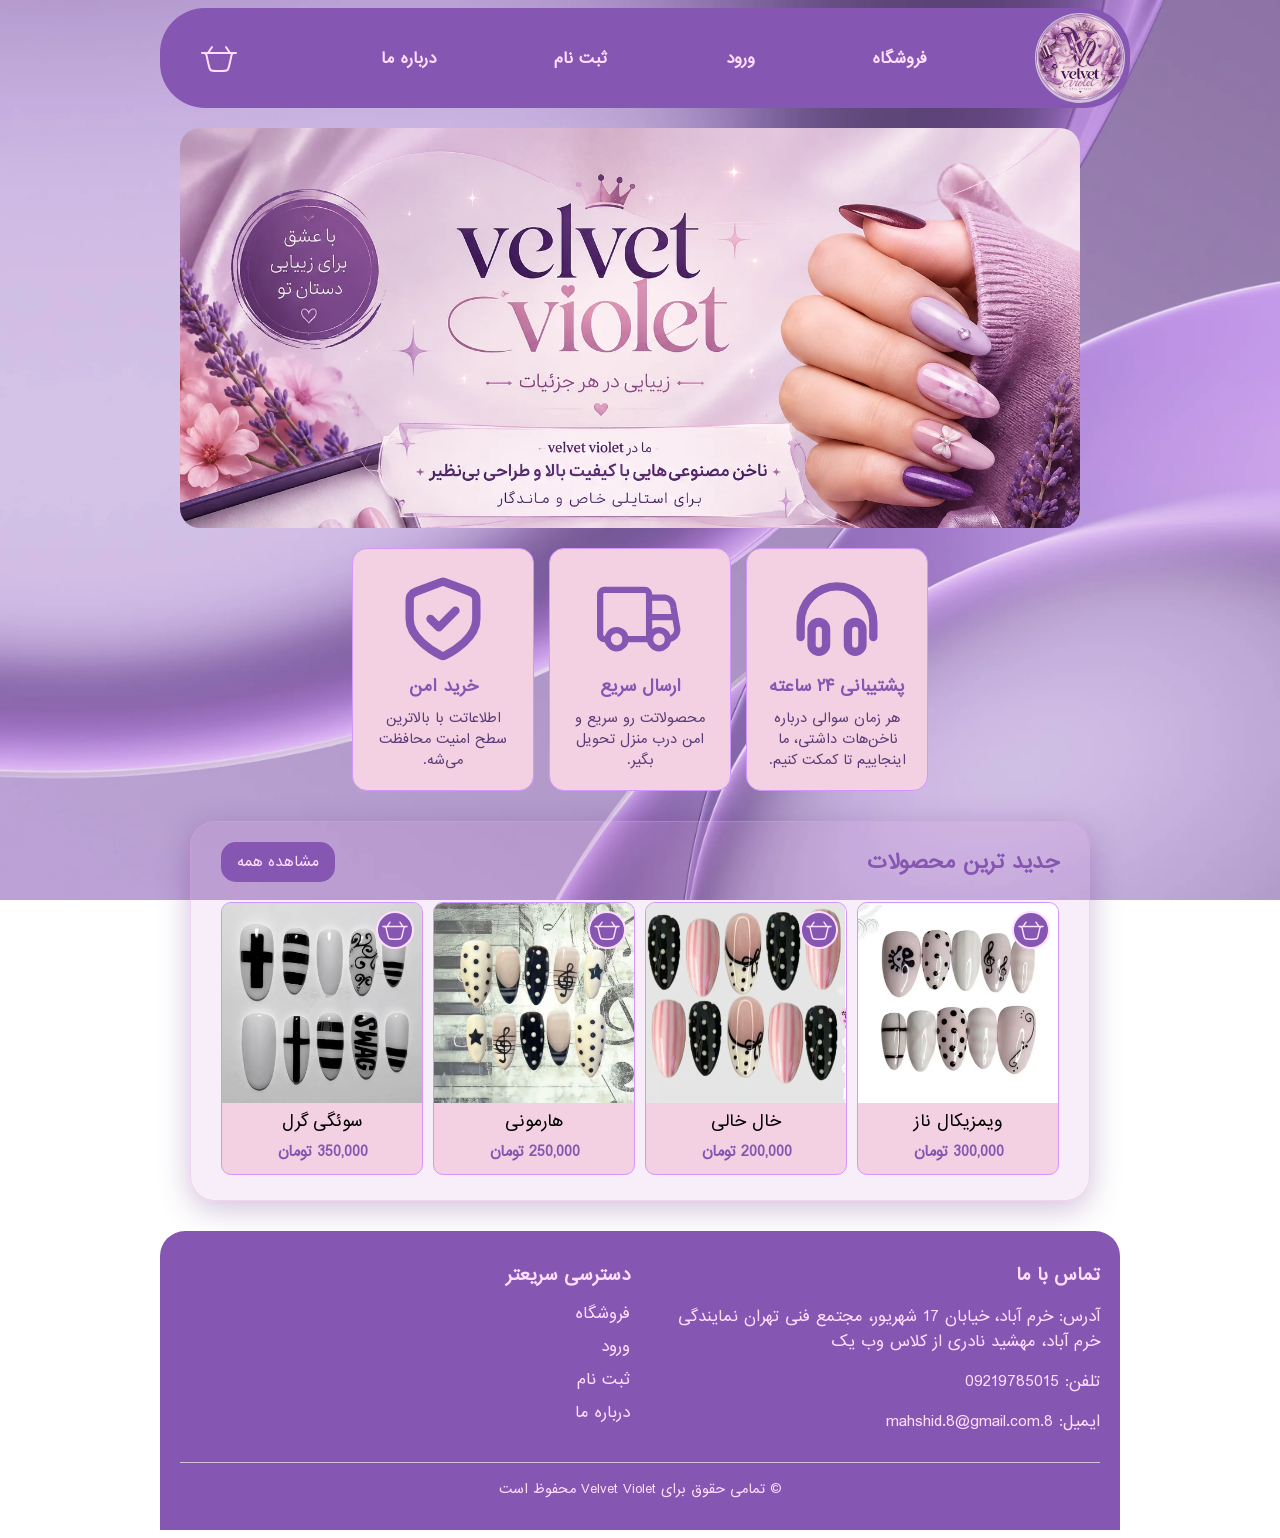
<file: index.html>
<!DOCTYPE html>
<html lang="en">
<head>
    <meta charset="UTF-8">
    <meta name="viewport" content="width=device-width, initial-scale=1.0">
    <title>Velvet Violet💅🏻</title>
    <link rel="stylesheet" href="css/style.css">
</head>
<body>
<div id="main">
<div id="head">
    <a href="index.html">
        <div id="pic">
        </div>
    </a>
    <div id="menu-wrapper">
        <a class="menu" href="store.html"><b>فروشگاه</b></a>
        <a class="menu" href="login.html"><b>ورود</b></a>
        <a class="menu" href="signup.html"><b>ثبت نام</b></a>
        <a class="menu" href="aboutus.html"><b>درباره ما</b></a>
    </div>
    <a id="basket" href="basket.html">
        <img src="pic/basket.svg">
    </a>
</div>
<a href="store.html">
    <div id="banner"></div>
</a>
<div id="features">
    <div class="feature">
            <img src="pic/headphones.svg">
        <h4>پشتیبانی ۲۴ ساعته</h4>
        <p>هر زمان سوالی درباره ناخن‌هات داشتی، ما اینجاییم تا کمکت کنیم.</p>
    </div>
    <div class="feature">
            <img src="pic/truck.svg">
        <h4>ارسال سریع</h4>
        <p>محصولاتت رو سریع و امن درب منزل تحویل بگیر.</p>
    </div>
    <div class="feature">
        <img src="pic/shield.svg">
        <h4>خرید امن</h4>
        <p>اطلاعاتت با بالاترین سطح امنیت محافظت می‌شه.</p>
    </div>
</div>
<div id="prodoct-sec">
    <div id="prodoct-shelf">
        <h3>جدید ترین محصولات</h3>
        <a id="see-all" href="store.html">مشاهده همه</a>
    </div>
    <div id="prodoct">
        <div class="prodocts">
            <a target="_self" href="pic/nail1.webp">
                <img src="pic/nail1.webp" alt="ویمزیکال ناز" width="200" height="200">
            </a>
            <div class="add-to-cart" title="افزودن به سبد خرید">
                <img src="pic/basket.svg" alt="افزودن به سبد">
            </div>
            <div class="desc">ویمزیکال ناز</div>
            <div class="price">300,000 تومان</div>
        </div>
        <div class="prodocts">
            <a target="_self" href="pic/nail2.webp">
                <img src="pic/nail2.webp" alt="خال خالی" width="200" height="200">
            </a>
            <div class="add-to-cart" title="افزودن به سبد خرید">
                <img src="pic/basket.svg" alt="افزودن به سبد">
            </div>
            <div class="desc">خال خالی</div>
            <div class="price">200,000 تومان</div>
        </div>
        <div class="prodocts">
            <a target="_self" href="pic/nail3.webp">
                <img src="pic/nail3.webp" alt="هارمونی" width="200" height="200">
            </a>
            <div class="add-to-cart" title="افزودن به سبد خرید">
                <img src="pic/basket.svg" alt="افزودن به سبد">
            </div>
            <div class="desc">هارمونی</div>
            <div class="price">250,000 تومان</div>
        </div>
        <div class="prodocts">
            <a target="_self" href="pic/nail4.webp">
                <img src="pic/nail4.webp" alt="سوئگی گرل" width="200" height="200">
            </a>
            <div class="add-to-cart" title="افزودن به سبد خرید">
                <img src="pic/basket.svg" alt="افزودن به سبد">
            </div>
            <div class="desc">سوئگی گرل</div>
            <div class="price">350,000 تومان</div>
        </div>
    </div>
</div>
<div id="foot">
    <div id="foot-wrapper">
        <div class="foot-col">
            <h4>تماس با ما</h4>
            <p>آدرس: خرم آباد، خیابان 17 شهریور، مجتمع فنی تهران نمایندگی خرم آباد، مهشید نادری از کلاس وب یک</p>
            <p>تلفن: 09219785015</p>
            <p>ایمیل: 8.mahshid.8@gmail.com</p>
        </div>
        <div class="foot-col">
            <h4>دسترسی سریعتر</h4>
            <a href="store.html">فروشگاه</a>
            <a href="login.html">ورود</a>
            <a href="signup.html">ثبت نام</a>
            <a href="aboutus.html">درباره ما</a>
        </div>
    </div>
    <div id="foot-bottom">
        &copy; تمامی حقوق برای Velvet Violet محفوظ است
    </div>
</div>
</div>
</body>
</html>
</file>
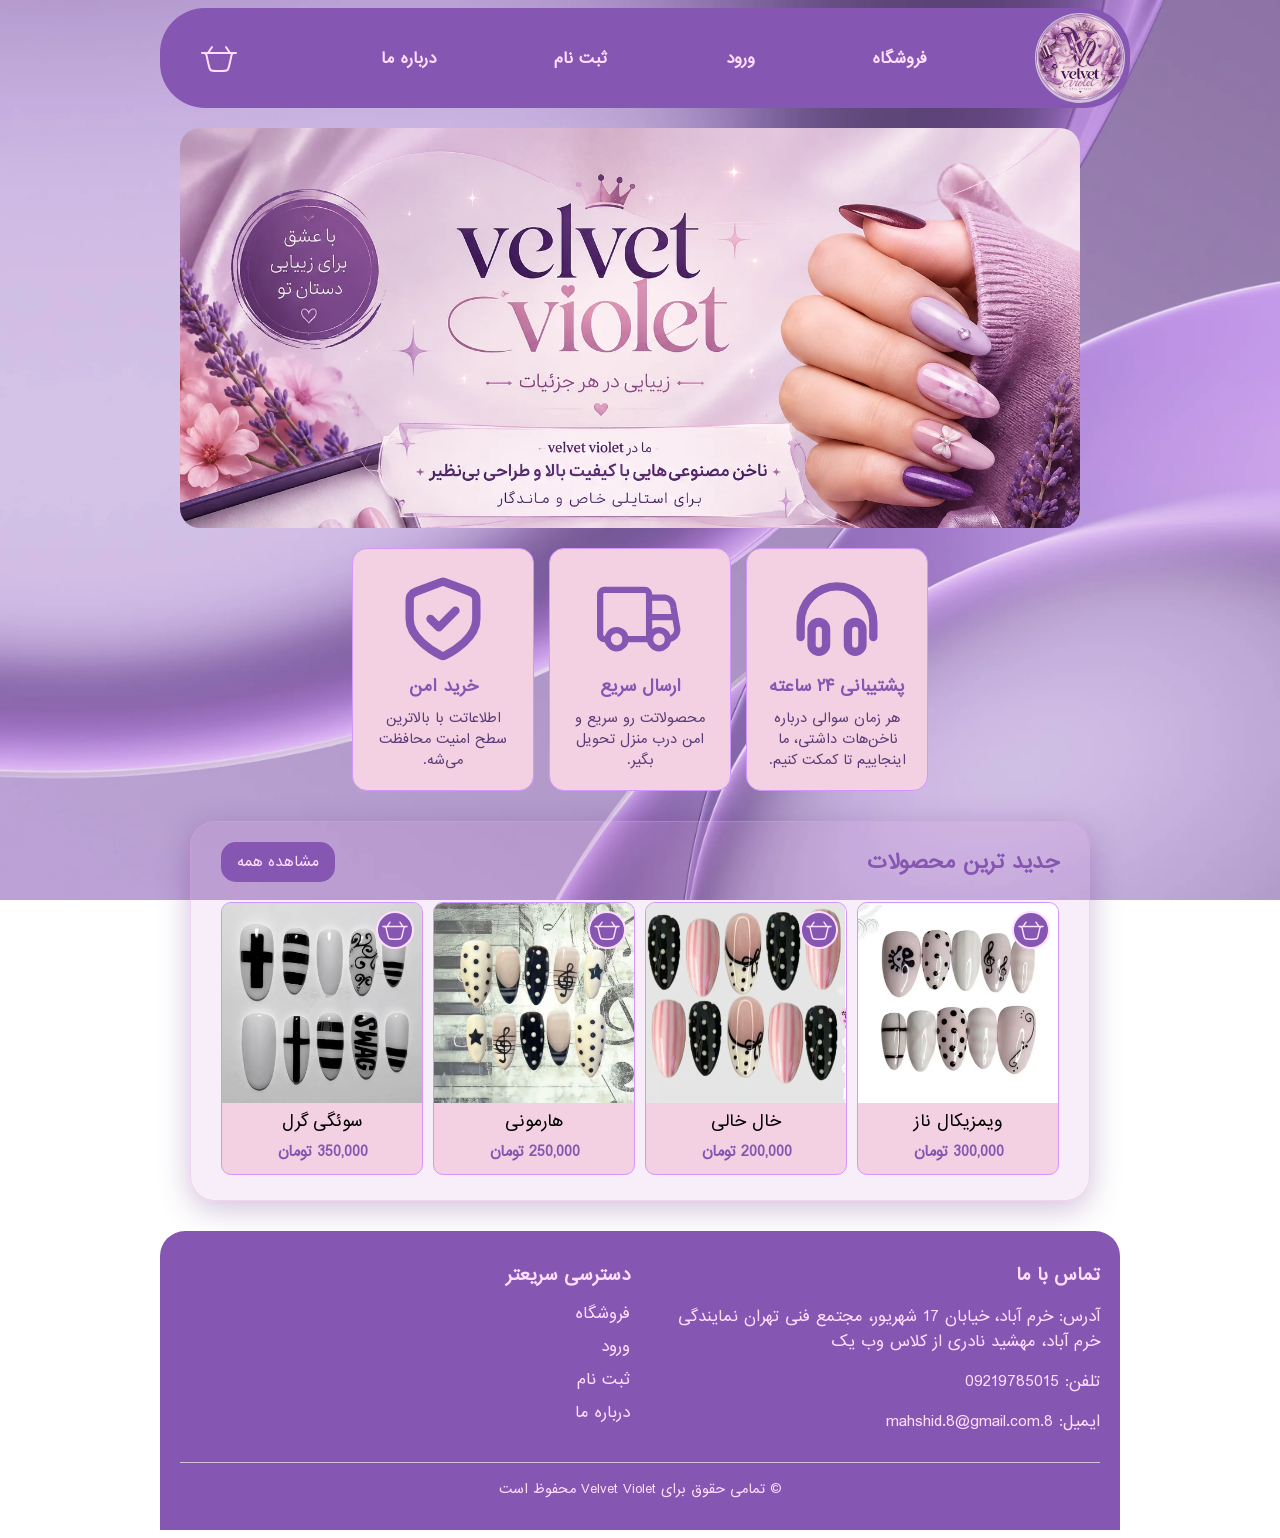
<file: html/index.html>
<!DOCTYPE html>
<html lang="en">
<head>
    <meta charset="UTF-8">
    <meta name="viewport" content="width=device-width, initial-scale=1.0">
    <title>Velvet Violet💅🏻</title>
    <link rel="stylesheet" href="../css/style.css">
</head>
<body>
<div id="main">
<div id="head">
    <a href="index.html">
        <div id="pic">
        </div>
    </a>
    <div id="menu-wrapper">
        <a class="menu" href="store.html"><b>فروشگاه</b></a>
        <a class="menu" href="login.html"><b>ورود</b></a>
        <a class="menu" href="signup.html"><b>ثبت نام</b></a>
        <a class="menu" href="aboutus.html"><b>درباره ما</b></a>
    </div>
    <a id="basket" href="basket.html">
        <img src="../pic/basket.svg">
    </a>
</div>
<a href="store.html">
    <div id="banner"></div>
</a>
<div id="features">
    <div class="feature">
            <img src="../pic/headphones.svg">
        <h4>پشتیبانی ۲۴ ساعته</h4>
        <p>هر زمان سوالی درباره ناخن‌هات داشتی، ما اینجاییم تا کمکت کنیم.</p>
    </div>
    <div class="feature">
            <img src="../pic/truck.svg">
        <h4>ارسال سریع</h4>
        <p>محصولاتت رو سریع و امن درب منزل تحویل بگیر.</p>
    </div>
    <div class="feature">
        <img src="../pic/shield.svg">
        <h4>خرید امن</h4>
        <p>اطلاعاتت با بالاترین سطح امنیت محافظت می‌شه.</p>
    </div>
</div>
<div id="prodoct-sec">
    <div id="prodoct-shelf">
        <h3>جدید ترین محصولات</h3>
        <a id="see-all" href="store.html">مشاهده همه</a>
    </div>
    <div id="prodoct">
        <div class="prodocts">
            <a target="_self" href="../pic/nail1.webp">
                <img src="../pic/nail1.webp" alt="ویمزیکال ناز" width="200" height="200">
            </a>
            <div class="add-to-cart" title="افزودن به سبد خرید">
                <img src="../pic/basket.svg" alt="افزودن به سبد">
            </div>
            <div class="desc">ویمزیکال ناز</div>
            <div class="price">300,000 تومان</div>
        </div>
        <div class="prodocts">
            <a target="_self" href="../pic/nail2.webp">
                <img src="../pic/nail2.webp" alt="خال خالی" width="200" height="200">
            </a>
            <div class="add-to-cart" title="افزودن به سبد خرید">
                <img src="../pic/basket.svg" alt="افزودن به سبد">
            </div>
            <div class="desc">خال خالی</div>
            <div class="price">200,000 تومان</div>
        </div>
        <div class="prodocts">
            <a target="_self" href="../pic/nail3.webp">
                <img src="../pic/nail3.webp" alt="هارمونی" width="200" height="200">
            </a>
            <div class="add-to-cart" title="افزودن به سبد خرید">
                <img src="../pic/basket.svg" alt="افزودن به سبد">
            </div>
            <div class="desc">هارمونی</div>
            <div class="price">250,000 تومان</div>
        </div>
        <div class="prodocts">
            <a target="_self" href="../pic/nail4.webp">
                <img src="../pic/nail4.webp" alt="سوئگی گرل" width="200" height="200">
            </a>
            <div class="add-to-cart" title="افزودن به سبد خرید">
                <img src="../pic/basket.svg" alt="افزودن به سبد">
            </div>
            <div class="desc">سوئگی گرل</div>
            <div class="price">350,000 تومان</div>
        </div>
    </div>
</div>
<div id="foot">
    <div id="foot-wrapper">
        <div class="foot-col">
            <h4>تماس با ما</h4>
            <p>آدرس: خرم آباد، خیابان 17 شهریور، مجتمع فنی تهران نمایندگی خرم آباد، مهشید نادری از کلاس وب یک</p>
            <p>تلفن: 09219785015</p>
            <p>ایمیل: 8.mahshid.8@gmail.com</p>
        </div>
        <div class="foot-col">
            <h4>دسترسی سریعتر</h4>
            <a href="store.html">فروشگاه</a>
            <a href="login.html">ورود</a>
            <a href="signup.html">ثبت نام</a>
            <a href="aboutus.html">درباره ما</a>
        </div>
    </div>
    <div id="foot-bottom">
        &copy; تمامی حقوق برای Velvet Violet محفوظ است
    </div>
</div>
</div>
</body>
</html>
</file>
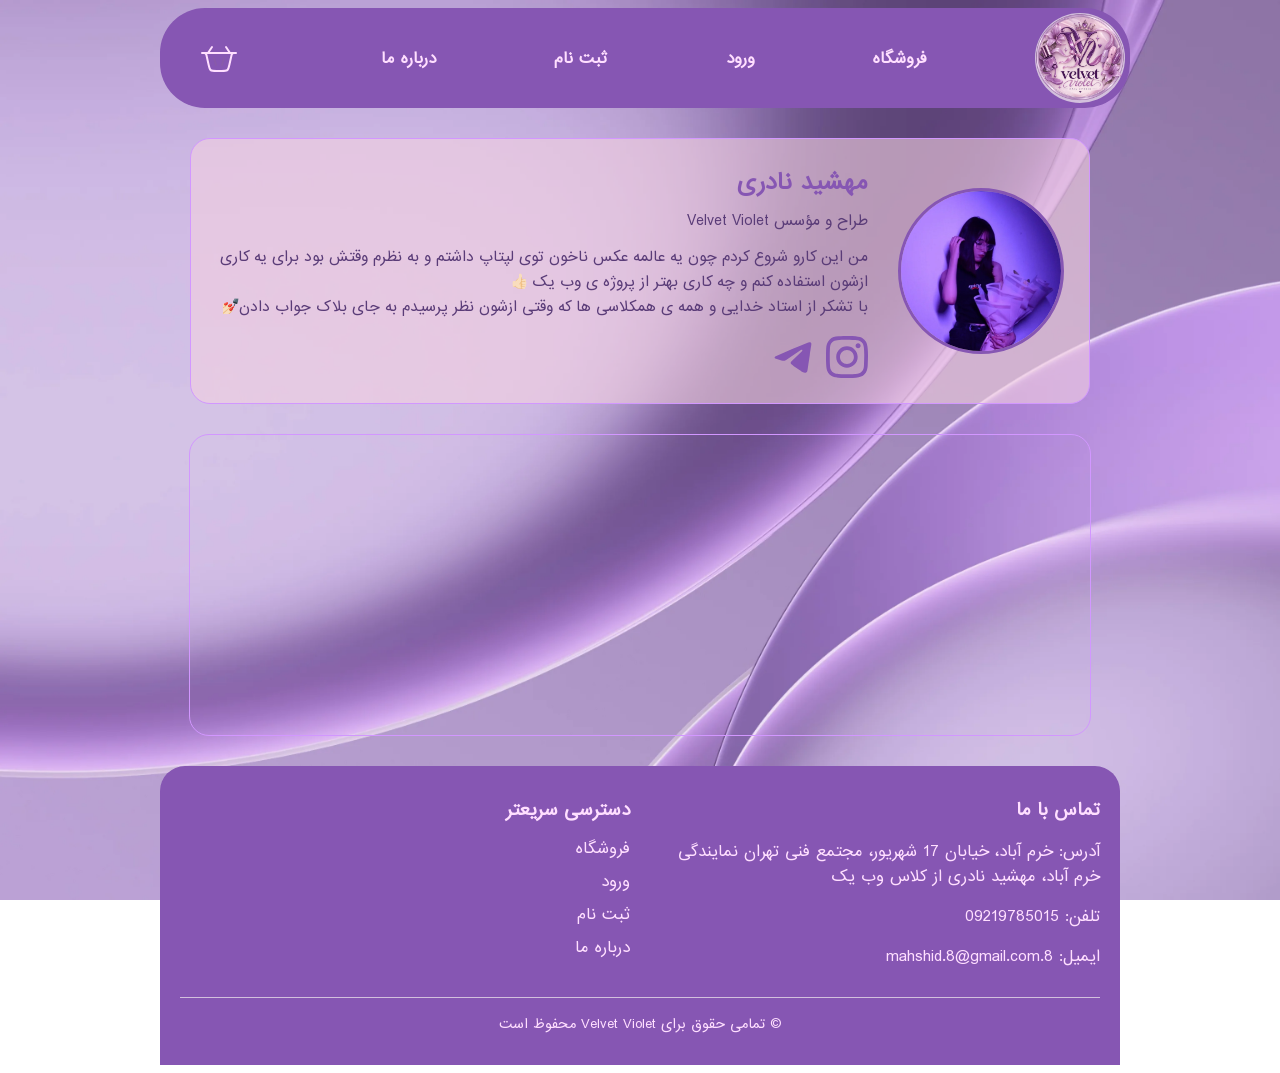
<file: aboutus.html>
<!DOCTYPE html>
<html lang="en">
<head>
    <meta charset="UTF-8">
    <meta name="viewport" content="width=device-width, initial-scale=1.0">
    <title>about us</title>
    <link rel="stylesheet" href="css/styleab.css">
</head>
<body>
    <div id="main">
    <div id="head">
    <a href="index.html">
        <div id="pic">
        </div>
    </a>
    <div id="menu-wrapper">
        <a class="menu" href="store.html"><b>فروشگاه</b></a>
        <a class="menu" href="login.html"><b>ورود</b></a>
        <a class="menu" href="signup.html"><b>ثبت نام</b></a>
        <a class="menu" href="aboutus.html"><b>درباره ما</b></a>
    </div>
    <a id="basket" href="basket.html">
        <img src="pic/basket.svg">
    </a>
</div>

<div id="bio-section">
    <div id="bio-photo">
        <img src="pic/me.webp" alt="عکس پروفایل">
    </div>
    <div id="bio-info">
        <h2>مهشید نادری</h2>
        <p id="bio-role">طراح و مؤسس Velvet Violet</p>
        <p id="bio-text">
        من این کارو شروع کردم چون یه عالمه عکس ناخون توی لپتاپ داشتم و به نظرم
        وقتش بود برای یه کاری ازشون استفاده کنم
       و چه کاری بهتر از پروژه ی وب یک 👍🏻<br> 
        با تشکر از استاد خدایی و همه ی همکلاسی ها
        که وقتی ازشون نظر پرسیدم به جای بلاک جواب دادن💅🏻
        </p>
        <div id="social-icons">
            <a href="#" target="_blank" class="social-icon" id="insta">
                <img src="pic/instagram.svg">
            </a>
            <a href="#" target="_blank" class="social-icon" id="tele">
                <img src="pic/telegram.svg">
            </a>
        </div>
    </div>
</div>

<div id="map-section">
    <iframe title="map-iframe" src="https://neshan.org/maps/iframe/places/_bSqP8O50AhJ#c33.490-48.355-15z-0p/33.489721053062276/48.35005150725743" width="600" height="450" allowFullScreen loading="lazy" ></iframe>
</div>

<div id="foot">
    <div id="foot-wrapper">
        <div class="foot-col">
            <h4>تماس با ما</h4>
            <p>آدرس: خرم آباد، خیابان 17 شهریور، مجتمع فنی تهران نمایندگی خرم آباد، مهشید نادری از کلاس وب یک</p>
            <p>تلفن: 09219785015</p>
            <p>ایمیل: 8.mahshid.8@gmail.com</p>
        </div>
        <div class="foot-col">
            <h4>دسترسی سریعتر</h4>
            <a href="store.html">فروشگاه</a>
            <a href="login.html">ورود</a>
            <a href="signup.html">ثبت نام</a>
            <a href="aboutus.html">درباره ما</a>
        </div>
    </div>
    <div id="foot-bottom">
        &copy; تمامی حقوق برای Velvet Violet محفوظ است
    </div>
</div>
</div>
</body>
</html>
</file>
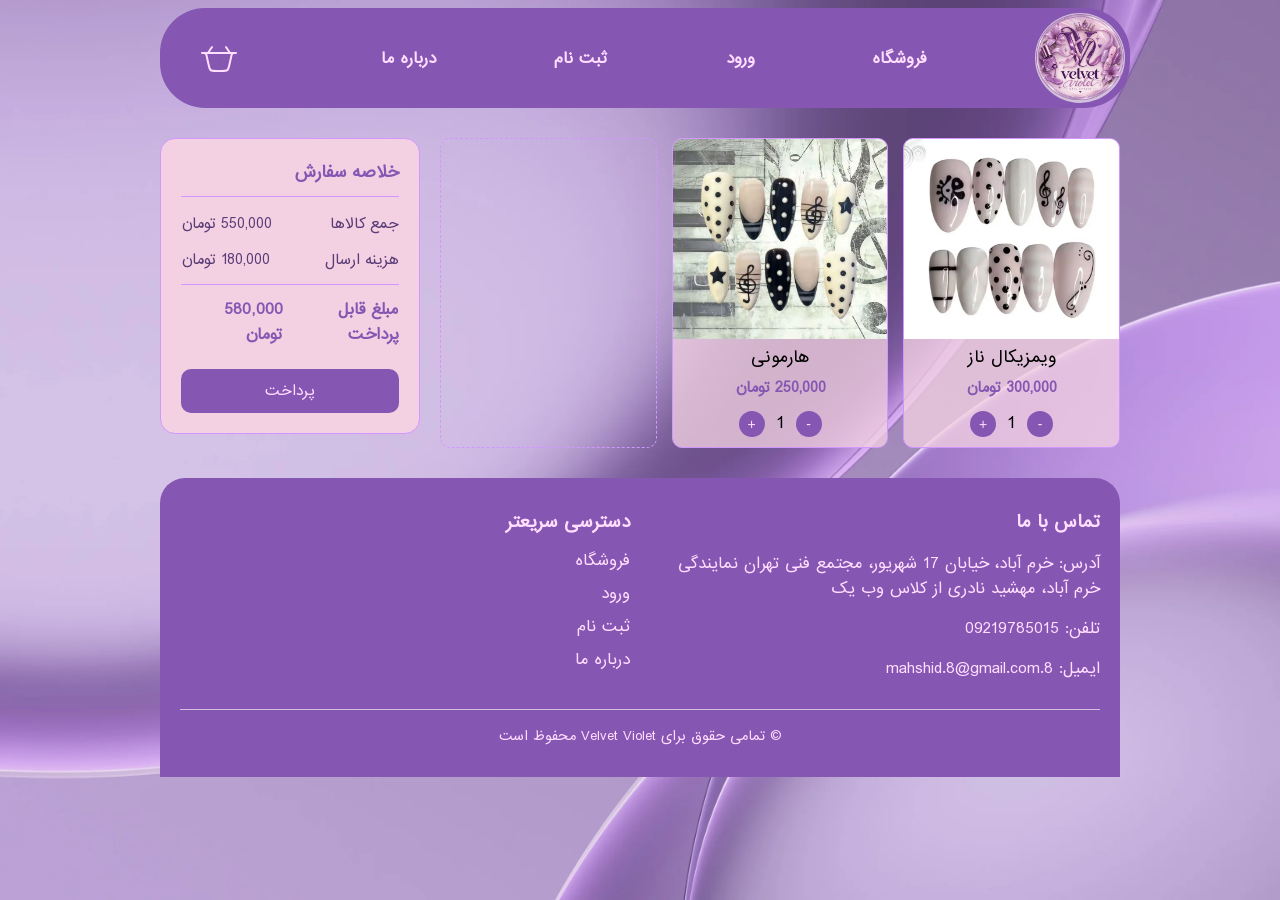
<file: basket.html>
<!DOCTYPE html>
<html lang="en">
<head>
    <meta charset="UTF-8">
    <meta name="viewport" content="width=device-width, initial-scale=1.0">
    <title>Basket</title>
    <link rel="stylesheet" href="css/styleb.css">
</head>
<body>
<div id="main">
    <div id="head">
    <a href="index.html">
        <div id="pic">
        </div>
    </a>
    <div id="menu-wrapper">
        <a class="menu" href="store.html"><b>فروشگاه</b></a>
        <a class="menu" href="login.html"><b>ورود</b></a>
        <a class="menu" href="signup.html"><b>ثبت نام</b></a>
        <a class="menu" href="aboutus.html"><b>درباره ما</b></a>
    </div>
    <a id="basket" href="basket.html">
        <img src="pic/basket.svg">
    </a>
</div>

<div id="basket-content">
    <div id="basket-items">
        <div class="basket-item">
            <a target="_self" href="pic/nail1.webp">
                <img src="pic/nail1.webp" alt="ویمزیکال ناز" width="200" height="200">
            </a>
            <div class="desc">ویمزیکال ناز</div>
            <div class="price">300,000 تومان</div>
            <div class="qty">
                <button class="qty-btn">-</button>
                <span>1</span>
                <button class="qty-btn">+</button>
            </div>
        </div>
        <div class="basket-item">
            <a target="_self" href="pic/nail3.webp">
                <img src="pic/nail3.webp" alt="هارمونی" width="200" height="200">
            </a>
            <div class="desc">هارمونی</div>
            <div class="price">250,000 تومان</div>
            <div class="qty">
                <button class="qty-btn">-</button>
                <span>1</span>
                <button class="qty-btn">+</button>
            </div>
        </div>
        <div class="basket-item empty"></div>
    </div>

    <div id="checkout-box">
        <h4>خلاصه سفارش</h4>
        <div class="checkout-row">
            <span>جمع کالاها</span>
            <span>550,000 تومان</span>
        </div>
        <div class="checkout-row">
            <span>هزینه ارسال</span>
            <span>180,000 تومان</span>
        </div>
        <div class="checkout-row total">
            <span>مبلغ قابل پرداخت</span>
            <span>580,000 تومان</span>
        </div>
        <button id="pay-btn">پرداخت</button>
    </div>
</div>

<div id="foot">
    <div id="foot-wrapper">
        <div class="foot-col">
            <h4>تماس با ما</h4>
            <p>آدرس: خرم آباد، خیابان 17 شهریور، مجتمع فنی تهران نمایندگی خرم آباد، مهشید نادری از کلاس وب یک</p>
            <p>تلفن: 09219785015</p>
            <p>ایمیل: 8.mahshid.8@gmail.com</p>
        </div>
        <div class="foot-col">
            <h4>دسترسی سریعتر</h4>
            <a href="store.html">فروشگاه</a>
            <a href="login.html">ورود</a>
            <a href="signup.html">ثبت نام</a>
            <a href="aboutus.html">درباره ما</a>
        </div>
    </div>
    <div id="foot-bottom">
        &copy; تمامی حقوق برای Velvet Violet محفوظ است
    </div>
</div>
</div>
</body>
</html>
</file>
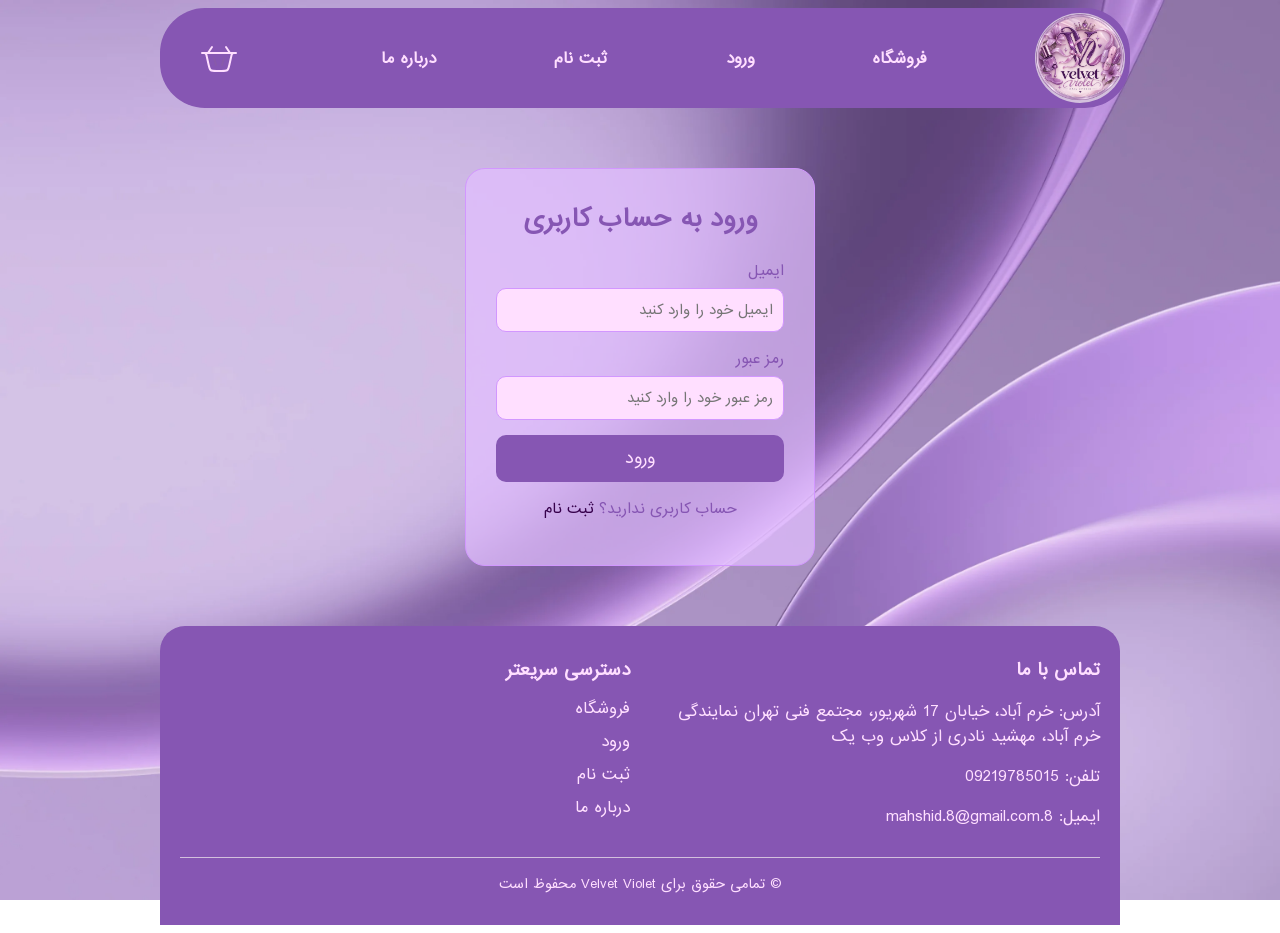
<file: login.html>
<!DOCTYPE html>
<html lang="en">
<head>
    <meta charset="UTF-8">
    <meta name="viewport" content="width=device-width, initial-scale=1.0">
    <title>Log in</title>
    <link rel="stylesheet" href="css/styleli.css">
</head>
<body>
<div id="main">
    <div id="head">
    <a href="index.html">
        <div id="pic">
        </div>
    </a>
    <div id="menu-wrapper">
        <a class="menu" href="store.html"><b>فروشگاه</b></a>
        <a class="menu" href="login.html"><b>ورود</b></a>
        <a class="menu" href="signup.html"><b>ثبت نام</b></a>
        <a class="menu" href="aboutus.html"><b>درباره ما</b></a>
    </div>
    <a id="basket" href="basket.html">
        <img src="pic/basket.svg">
    </a>
</div>
<div id="login-form">
    <h2>ورود به حساب کاربری</h2>
    <form>
        <label for="email">ایمیل</label>
        <input type="email" id="email" placeholder="ایمیل خود را وارد کنید">
        <label for="password">رمز عبور</label>
        <input type="password" id="password" placeholder="رمز عبور خود را وارد کنید">
        <button type="submit">ورود</button>
    </form>
    <p id="signup-link">حساب کاربری ندارید؟ <a href="signup.html">ثبت نام</a></p>
</div>
<div id="foot">
    <div id="foot-wrapper">
        <div class="foot-col">
            <h4>تماس با ما</h4>
            <p>آدرس: خرم آباد، خیابان 17 شهریور، مجتمع فنی تهران نمایندگی خرم آباد، مهشید نادری از کلاس وب یک</p>
            <p>تلفن: 09219785015</p>
            <p>ایمیل: 8.mahshid.8@gmail.com</p>
        </div>
        <div class="foot-col">
            <h4>دسترسی سریعتر</h4>
            <a href="store.html">فروشگاه</a>
            <a href="login.html">ورود</a>
            <a href="signup.html">ثبت نام</a>
            <a href="aboutus.html">درباره ما</a>
        </div>
    </div>
    <div id="foot-bottom">
        &copy; تمامی حقوق برای Velvet Violet محفوظ است
    </div>
</div>
</div>
</body>
</html>
</file>
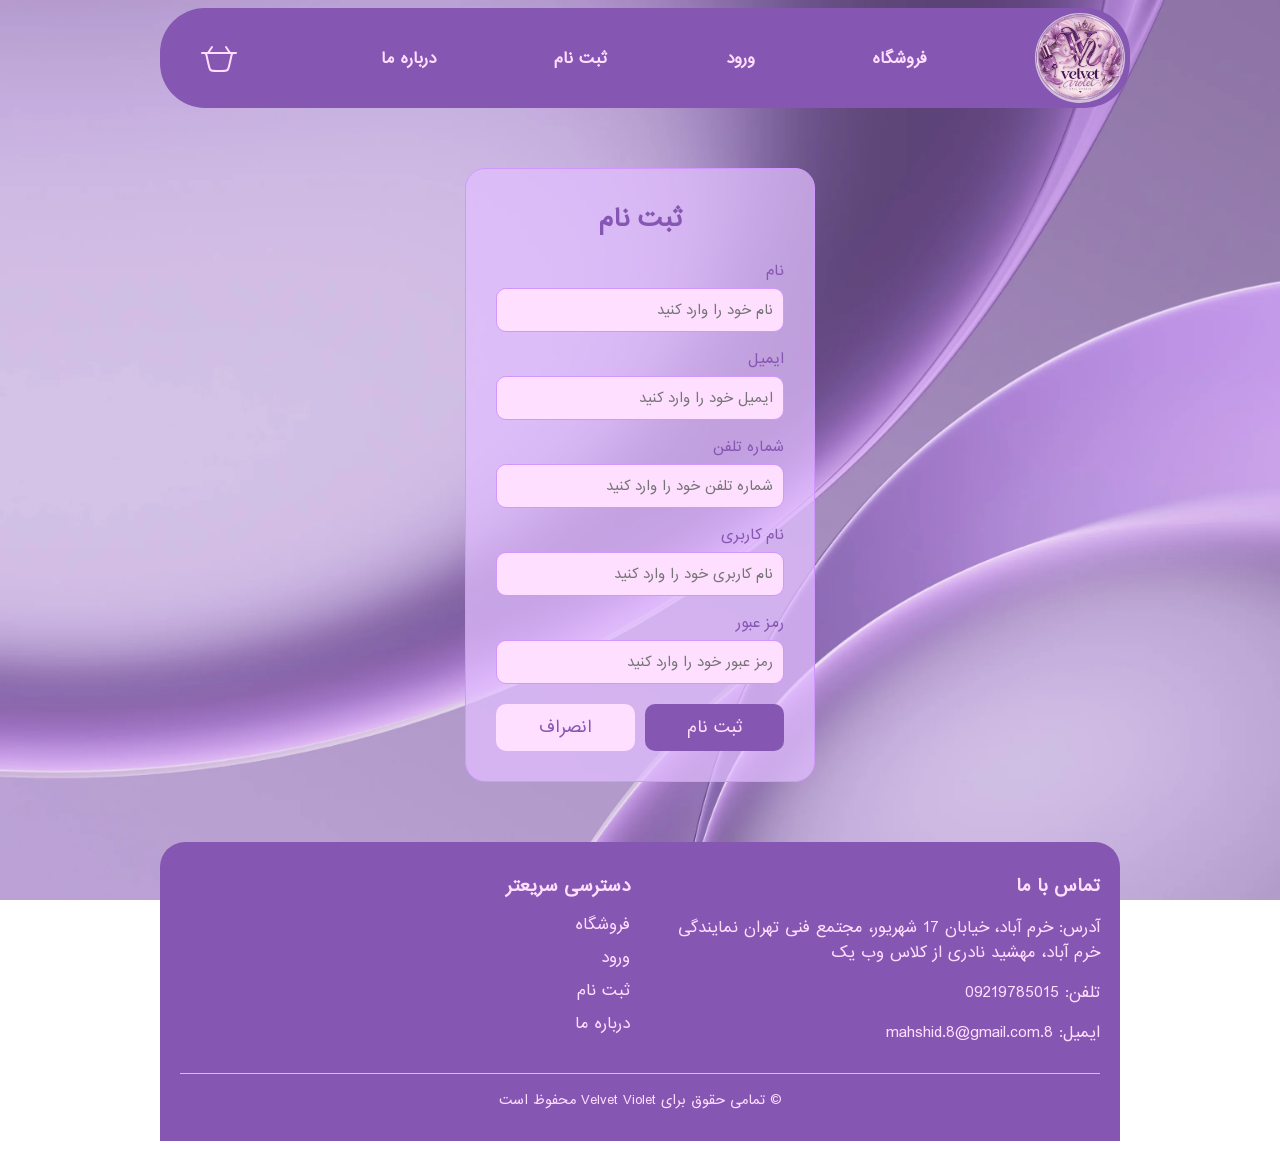
<file: signup.html>
<!DOCTYPE html>
<html lang="en">
<head>
    <meta charset="UTF-8">
    <meta name="viewport" content="width=device-width, initial-scale=1.0">
    <title>sign up</title>
    <link rel="stylesheet" href="css/stylesu.css">
</head>
<body>
<div id="main">
    <div id="head">
    <a href="index.html">
        <div id="pic">
        </div>
    </a>
    <div id="menu-wrapper">
        <a class="menu" href="store.html"><b>فروشگاه</b></a>
        <a class="menu" href="login.html"><b>ورود</b></a>
        <a class="menu" href="signup.html"><b>ثبت نام</b></a>
        <a class="menu" href="aboutus.html"><b>درباره ما</b></a>
    </div>
    <a id="basket" href="basket.html">
        <img src="pic/basket.svg">
    </a>
</div>
<div id="signin-form">
    <h2>ثبت نام</h2>
    <form method="post">
        <label for="name">نام</label>
        <input type="text" id="name" placeholder="نام خود را وارد کنید">
        <label for="email">ایمیل</label>
        <input type="email" id="email" placeholder="ایمیل خود را وارد کنید">
        <label for="phone">شماره تلفن</label>
        <input type="tel" id="phone" placeholder="شماره تلفن خود را وارد کنید">
        <label for="username">نام کاربری</label>
        <input type="text" id="username" placeholder="نام کاربری خود را وارد کنید">
        <label for="password">رمز عبور</label>
        <input type="password" id="password" title="رمز حداقل 8 کاراکتر میباشد." placeholder="رمز عبور خود را وارد کنید">
        <div id="signup-buttons">
            <input type="submit" value="ثبت نام">
            <input type="reset" value="انصراف">
        </div>
    </form>
</div>
<div id="foot">
    <div id="foot-wrapper">
        <div class="foot-col">
            <h4>تماس با ما</h4>
            <p>آدرس: خرم آباد، خیابان 17 شهریور، مجتمع فنی تهران نمایندگی خرم آباد، مهشید نادری از کلاس وب یک</p>
            <p>تلفن: 09219785015</p>
            <p>ایمیل: 8.mahshid.8@gmail.com</p>
        </div>
        <div class="foot-col">
            <h4>دسترسی سریعتر</h4>
            <a href="store.html">فروشگاه</a>
            <a href="login.html">ورود</a>
            <a href="signup.html">ثبت نام</a>
            <a href="aboutus.html">درباره ما</a>
        </div>
    </div>
    <div id="foot-bottom">
        &copy; تمامی حقوق برای Velvet Violet محفوظ است
    </div>
</div>
</div>
</body>
</html>
</file>
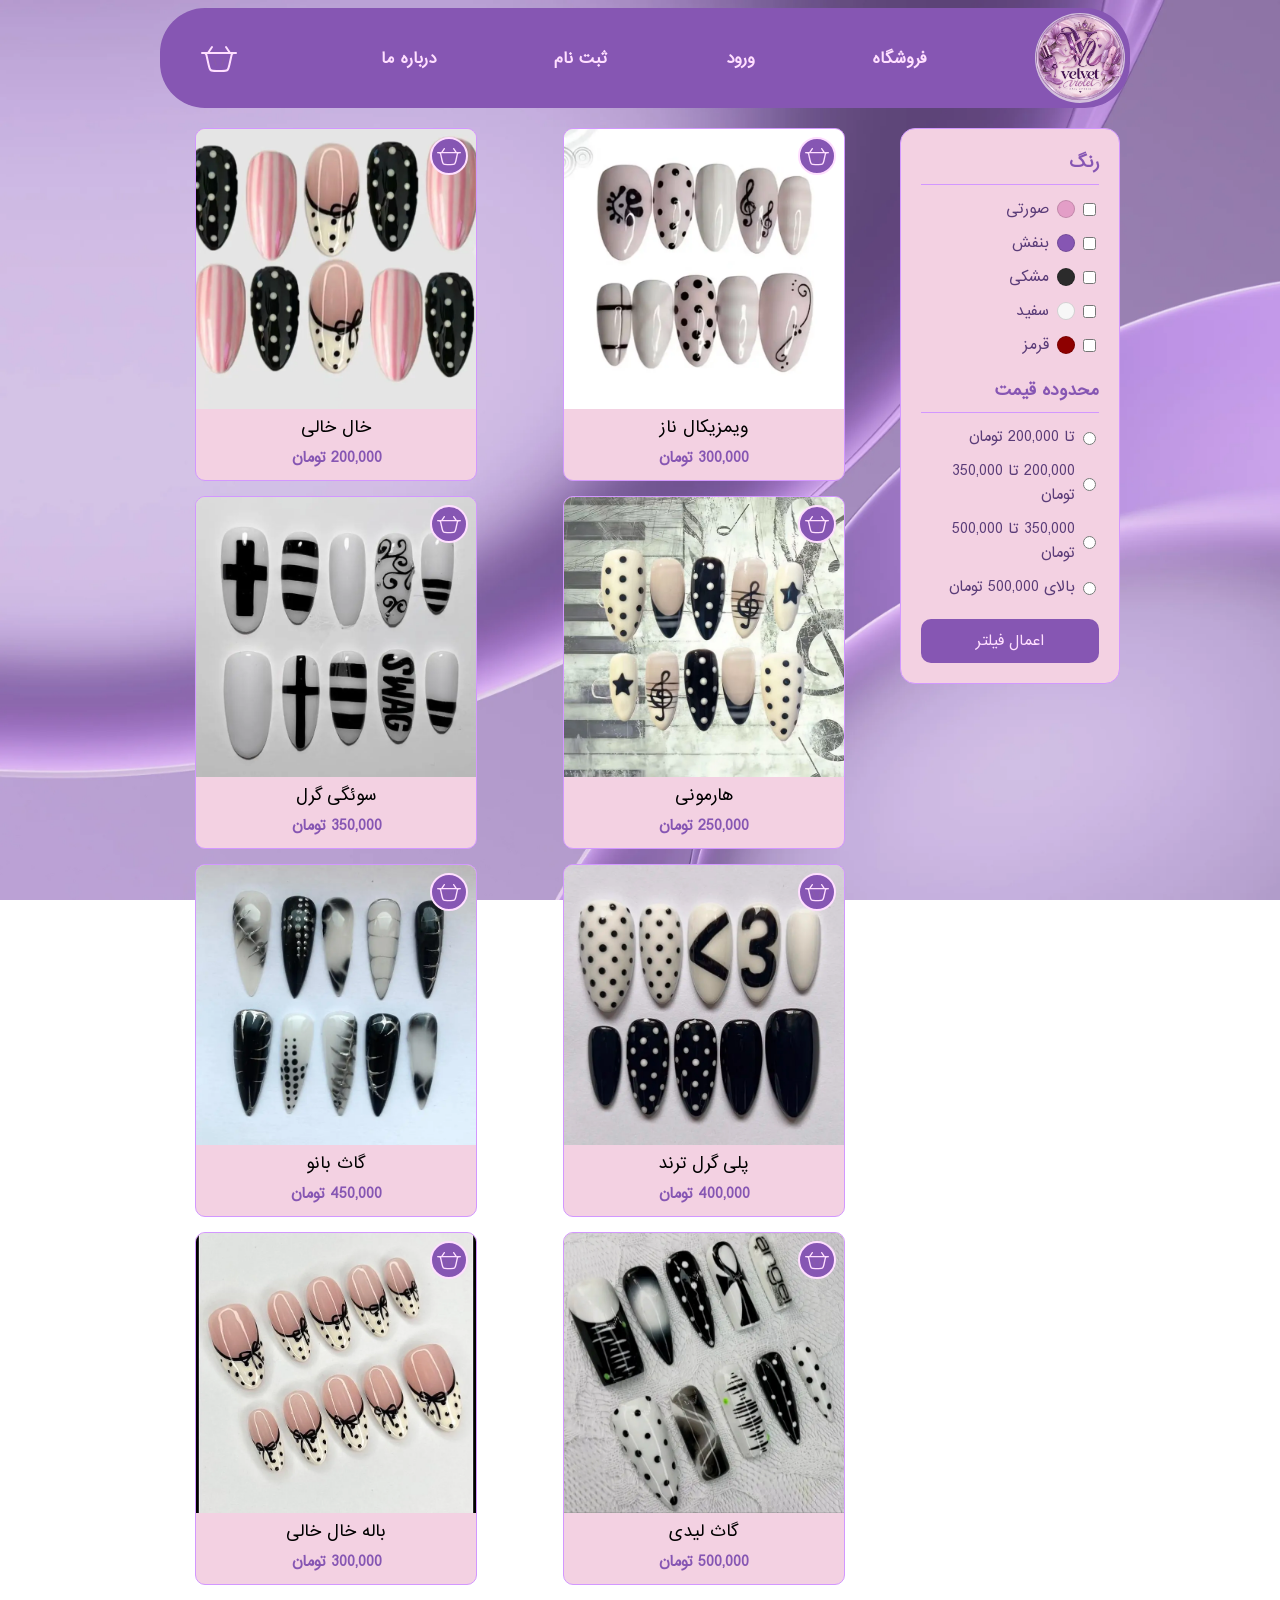
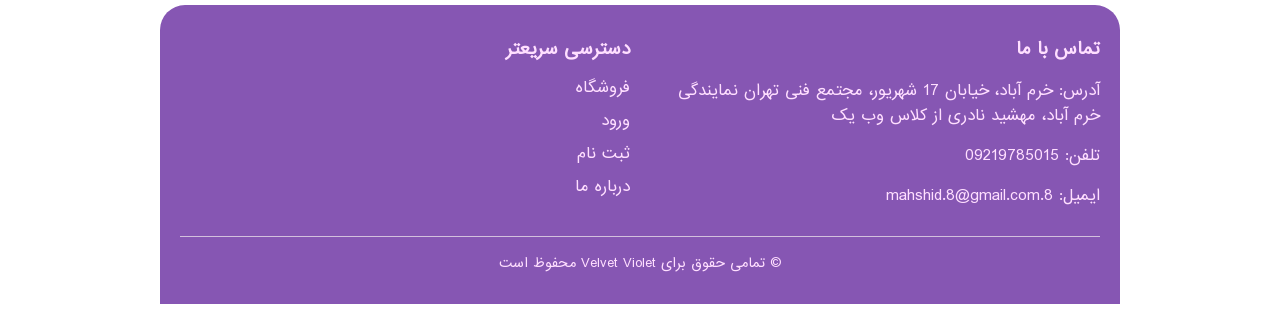
<file: store.html>
<!DOCTYPE html>
<html lang="en">
<head>
    <meta charset="UTF-8">
    <meta name="viewport" content="width=device-width, initial-scale=1.0">
    <title>Store</title>
    <link rel="stylesheet" href="css/styles.css">
</head>
<body>
<div id="main">
    <div id="head">
    <a href="index.html">
        <div id="pic">
        </div>
    </a>
    <div id="menu-wrapper">
        <a class="menu" href="store.html"><b>فروشگاه</b></a>
        <a class="menu" href="login.html"><b>ورود</b></a>
        <a class="menu" href="signup.html"><b>ثبت نام</b></a>
        <a class="menu" href="aboutus.html"><b>درباره ما</b></a>
    </div>
    <a id="basket" href="basket.html">
        <img src="pic/basket.svg">
    </a>
</div>
<div id="store-content">
    <div id="filter-sidebar">
        <div class="filter-box">
            <h4>رنگ</h4>
            <label class="color-option"><input type="checkbox"><span class="color-dot" style="background:#e39ec7;"></span>صورتی</label>
            <label class="color-option"><input type="checkbox"><span class="color-dot" style="background:#8656b3;"></span>بنفش</label>
            <label class="color-option"><input type="checkbox"><span class="color-dot" style="background:#2b2b2b;"></span>مشکی</label>
            <label class="color-option"><input type="checkbox"><span class="color-dot" style="background:#f7f7f7;"></span>سفید</label>
            <label class="color-option"><input type="checkbox"><span class="color-dot" style="background:#8e0000;"></span>قرمز</label>
        </div>
        <div class="filter-box">
            <h4>محدوده قیمت</h4>
            <label class="price-option"><input type="radio" name="price"> تا 200,000 تومان</label>
            <label class="price-option"><input type="radio" name="price"> 200,000 تا 350,000 تومان</label>
            <label class="price-option"><input type="radio" name="price"> 350,000 تا 500,000 تومان</label>
            <label class="price-option"><input type="radio" name="price"> بالای 500,000 تومان</label>
        </div>
        <button id="apply-filter">اعمال فیلتر</button>
    </div>
    <div id="prodoct-shelf">
        <div class="prodocts">
                <a target="_self" href="pic/nail1.webp">
                    <img id="image" src="pic/nail1.webp" alt="ویمزیکال ناز" width="200" height="200">
                </a>
            <div class="add-to-cart" title="افزودن به سبد خرید">
                <img src="pic/basket.svg" alt="افزودن به سبد">
            </div>
                <div class="desc">ویمزیکال ناز</div>
                <div class="price">300,000 تومان</div>
        </div>
        <div class="prodocts">
                <a target="_self" href="pic/nail2.webp">
                    <img id="image" src="pic/nail2.webp" alt="خال خالی" width="200" height="200">
                </a>
            <div class="add-to-cart" title="افزودن به سبد خرید">
                <img src="pic/basket.svg" alt="افزودن به سبد">
            </div>
                <div class="desc">خال خالی</div>
                <div class="price">200,000 تومان</div>
        </div>
        <div class="prodocts">
                <a target="_self" href="pic/nail3.webp">
                    <img id="image" src="pic/nail3.webp" alt="هارمونی" width="200" height="200">
                </a>
            <div class="add-to-cart" title="افزودن به سبد خرید">
                <img src="pic/basket.svg" alt="افزودن به سبد">
            </div>
                <div class="desc">هارمونی</div>
                <div class="price">250,000 تومان</div>
        </div>
        <div class="prodocts">
                <a target="_self" href="pic/nail4.webp">
                    <img id="image" src="pic/nail4.webp" alt="سوئگی گرل" width="200" height="200">
                </a>
            <div class="add-to-cart" title="افزودن به سبد خرید">
                <img src="pic/basket.svg" alt="افزودن به سبد">
            </div>
                <div class="desc">سوئگی گرل</div>
                <div class="price">350,000 تومان</div>
        </div>
        <div class="prodocts">
                <a target="_self" href="pic/nail5.webp">
                    <img id="image" src="pic/nail5.webp" alt="پلی گرل ترند" width="200" height="200">
                </a>
            <div class="add-to-cart" title="افزودن به سبد خرید">
                <img src="pic/basket.svg" alt="افزودن به سبد">
            </div>
                <div class="desc">پلی گرل ترند</div>
                <div class="price">400,000 تومان</div>
        </div>
        <div class="prodocts">
                <a target="_self" href="pic/nail6.webp">
                    <img id="image" src="pic/nail6.webp" alt="خال خالی" width="200" height="200">
                </a>
            <div class="add-to-cart" title="افزودن به سبد خرید">
                <img src="pic/basket.svg" alt="افزودن به سبد">
            </div>
                <div class="desc">گاث بانو</div>
                <div class="price">450,000 تومان</div>
        </div>
        <div class="prodocts">
                <a target="_self" href="pic/nail7.webp">
                    <img id="image" src="pic/nail7.webp" alt="هارمونی" width="200" height="200">
                </a>
            <div class="add-to-cart" title="افزودن به سبد خرید">
                <img src="pic/basket.svg" alt="افزودن به سبد">
            </div>
                <div class="desc">گاث لیدی</div>
                <div class="price">500,000 تومان</div>
        </div>
        <div class="prodocts">
                <a target="_self" href="pic/nail8.webp">
                    <img id="image" src="pic/nail8.webp" alt="سوئگی گرل" width="200" height="200">
                </a>
            <div class="add-to-cart" title="افزودن به سبد خرید">
                <img src="pic/basket.svg" alt="افزودن به سبد">
            </div>
                <div class="desc">باله خال خالی</div>
                <div class="price">300,000 تومان</div>
        </div>
    </div>
</div>
<div id="foot">
    <div id="foot-wrapper">
        <div class="foot-col">
            <h4>تماس با ما</h4>
            <p>آدرس: خرم آباد، خیابان 17 شهریور، مجتمع فنی تهران نمایندگی خرم آباد، مهشید نادری از کلاس وب یک</p>
            <p>تلفن: 09219785015</p>
            <p>ایمیل: 8.mahshid.8@gmail.com</p>
        </div>
        <div class="foot-col">
            <h4>دسترسی سریعتر</h4>
            <a href="store.html">فروشگاه</a>
            <a href="login.html">ورود</a>
            <a href="signup.html">ثبت نام</a>
            <a href="aboutus.html">درباره ما</a>
        </div>
    </div>
    <div id="foot-bottom">
        &copy; تمامی حقوق برای Velvet Violet محفوظ است
    </div>
</div>
</div>
</body>
</html>
</file>
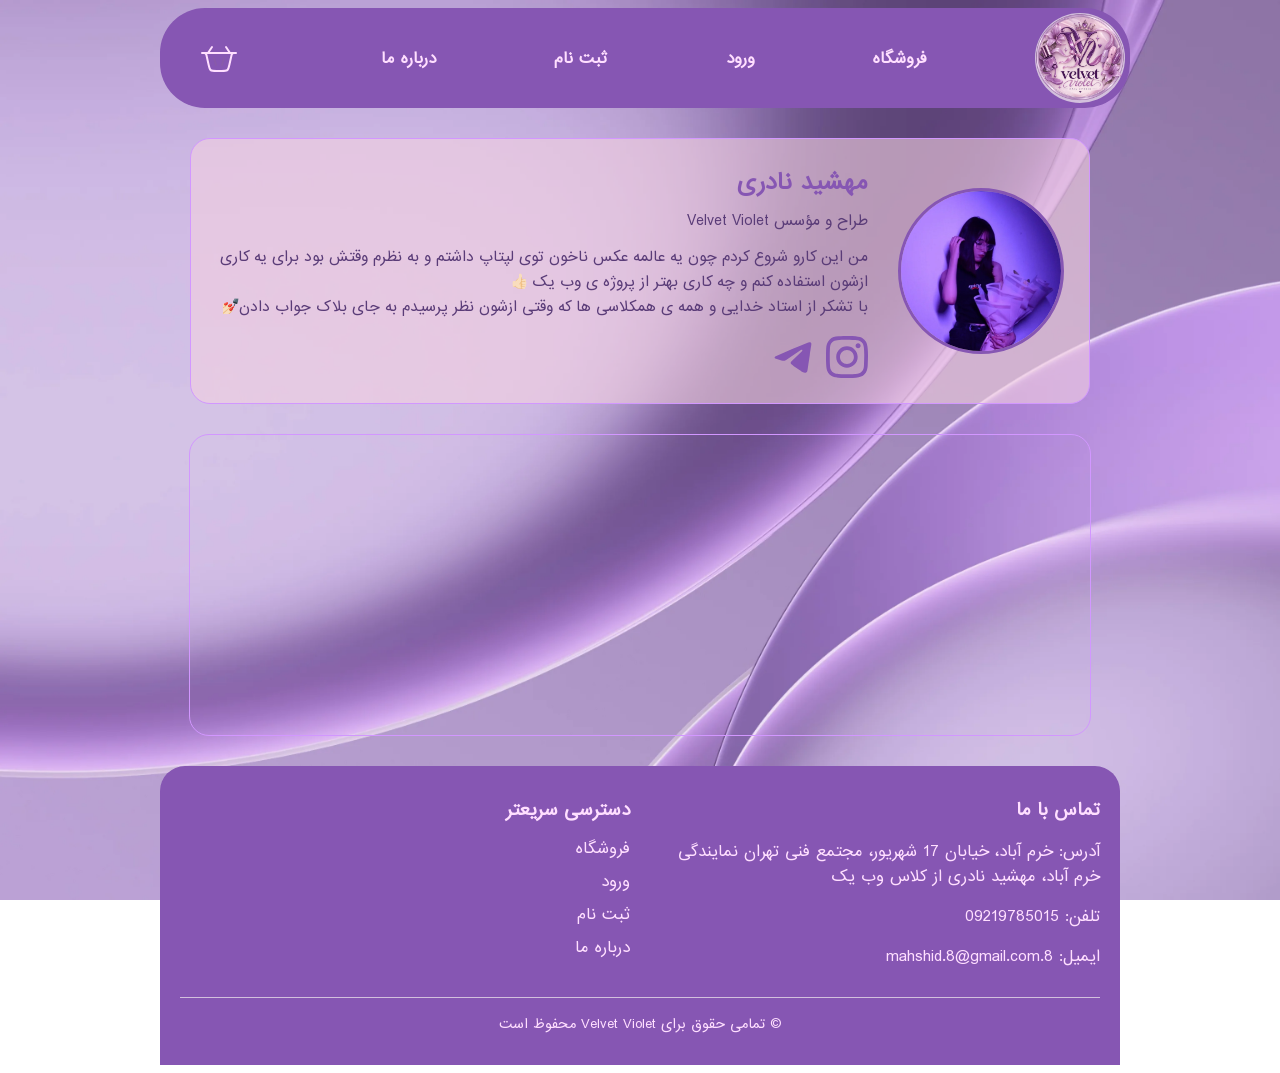
<file: html/aboutus.html>
<!DOCTYPE html>
<html lang="en">
<head>
    <meta charset="UTF-8">
    <meta name="viewport" content="width=device-width, initial-scale=1.0">
    <title>about us</title>
    <link rel="stylesheet" href="../css/styleab.css">
</head>
<body>
    <div id="main">
    <div id="head">
    <a href="index.html">
        <div id="pic">
        </div>
    </a>
    <div id="menu-wrapper">
        <a class="menu" href="store.html"><b>فروشگاه</b></a>
        <a class="menu" href="login.html"><b>ورود</b></a>
        <a class="menu" href="signup.html"><b>ثبت نام</b></a>
        <a class="menu" href="aboutus.html"><b>درباره ما</b></a>
    </div>
    <a id="basket" href="basket.html">
        <img src="../pic/basket.svg">
    </a>
</div>

<div id="bio-section">
    <div id="bio-photo">
        <img src="../pic/me.webp" alt="عکس پروفایل">
    </div>
    <div id="bio-info">
        <h2>مهشید نادری</h2>
        <p id="bio-role">طراح و مؤسس Velvet Violet</p>
        <p id="bio-text">
        من این کارو شروع کردم چون یه عالمه عکس ناخون توی لپتاپ داشتم و به نظرم
        وقتش بود برای یه کاری ازشون استفاده کنم
       و چه کاری بهتر از پروژه ی وب یک 👍🏻<br> 
        با تشکر از استاد خدایی و همه ی همکلاسی ها
        که وقتی ازشون نظر پرسیدم به جای بلاک جواب دادن💅🏻
        </p>
        <div id="social-icons">
            <a href="#" target="_blank" class="social-icon" id="insta">
                <img src="../pic/instagram.svg">
            </a>
            <a href="#" target="_blank" class="social-icon" id="tele">
                <img src="../pic/telegram.svg">
            </a>
        </div>
    </div>
</div>

<div id="map-section">
    <iframe title="map-iframe" src="https://neshan.org/maps/iframe/places/_bSqP8O50AhJ#c33.490-48.355-15z-0p/33.489721053062276/48.35005150725743" width="600" height="450" allowFullScreen loading="lazy" ></iframe>
</div>

<div id="foot">
    <div id="foot-wrapper">
        <div class="foot-col">
            <h4>تماس با ما</h4>
            <p>آدرس: خرم آباد، خیابان 17 شهریور، مجتمع فنی تهران نمایندگی خرم آباد، مهشید نادری از کلاس وب یک</p>
            <p>تلفن: 09219785015</p>
            <p>ایمیل: 8.mahshid.8@gmail.com</p>
        </div>
        <div class="foot-col">
            <h4>دسترسی سریعتر</h4>
            <a href="store.html">فروشگاه</a>
            <a href="login.html">ورود</a>
            <a href="signup.html">ثبت نام</a>
            <a href="aboutus.html">درباره ما</a>
        </div>
    </div>
    <div id="foot-bottom">
        &copy; تمامی حقوق برای Velvet Violet محفوظ است
    </div>
</div>
</div>
</body>
</html>
</file>
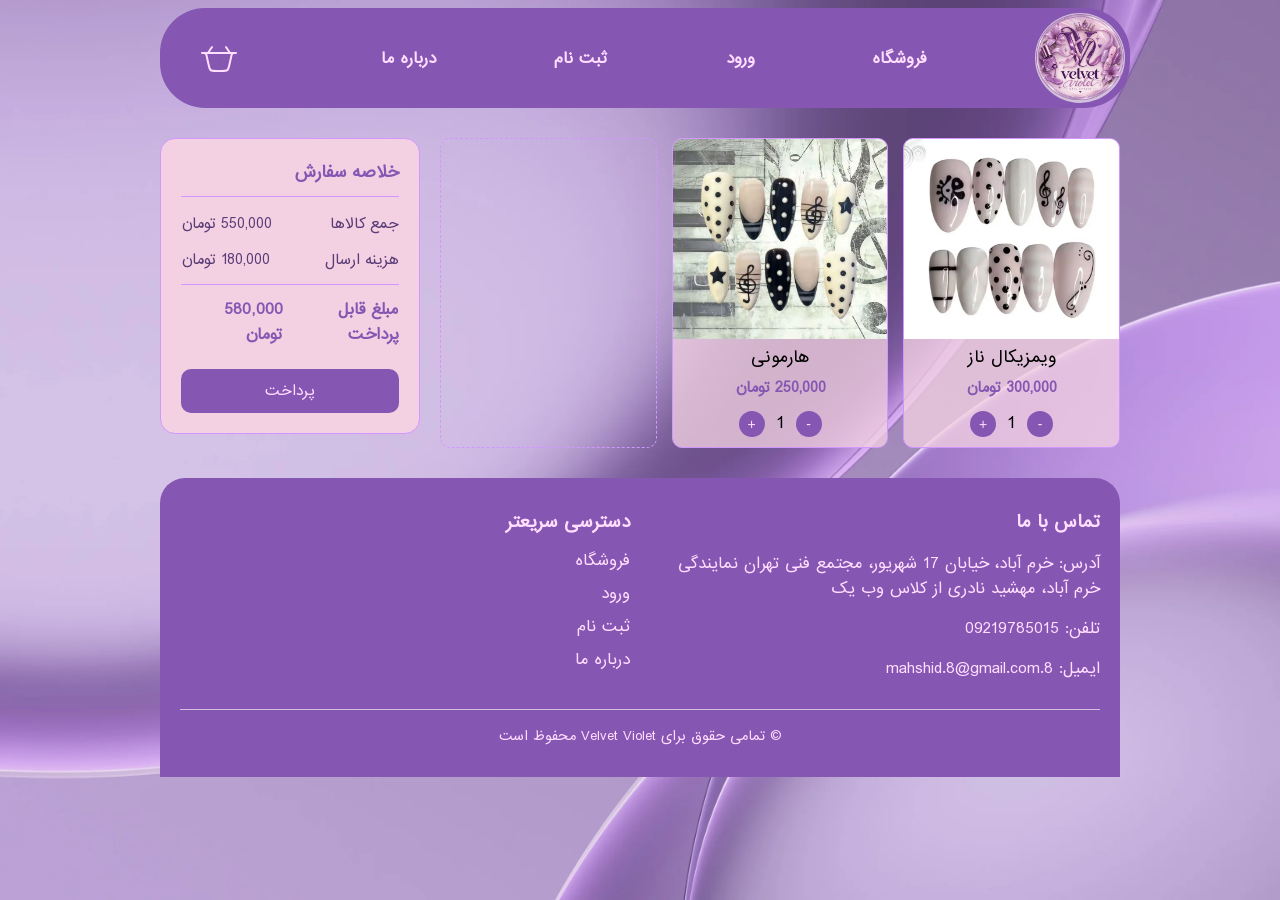
<file: html/basket.html>
<!DOCTYPE html>
<html lang="en">
<head>
    <meta charset="UTF-8">
    <meta name="viewport" content="width=device-width, initial-scale=1.0">
    <title>Basket</title>
    <link rel="stylesheet" href="../css/styleb.css">
</head>
<body>
<div id="main">
    <div id="head">
    <a href="index.html">
        <div id="pic">
        </div>
    </a>
    <div id="menu-wrapper">
        <a class="menu" href="store.html"><b>فروشگاه</b></a>
        <a class="menu" href="login.html"><b>ورود</b></a>
        <a class="menu" href="signup.html"><b>ثبت نام</b></a>
        <a class="menu" href="aboutus.html"><b>درباره ما</b></a>
    </div>
    <a id="basket" href="basket.html">
        <img src="../pic/basket.svg">
    </a>
</div>

<div id="basket-content">
    <div id="basket-items">
        <div class="basket-item">
            <a target="_self" href="../pic/nail1.webp">
                <img src="../pic/nail1.webp" alt="ویمزیکال ناز" width="200" height="200">
            </a>
            <div class="desc">ویمزیکال ناز</div>
            <div class="price">300,000 تومان</div>
            <div class="qty">
                <button class="qty-btn">-</button>
                <span>1</span>
                <button class="qty-btn">+</button>
            </div>
        </div>
        <div class="basket-item">
            <a target="_self" href="../pic/nail3.webp">
                <img src="../pic/nail3.webp" alt="هارمونی" width="200" height="200">
            </a>
            <div class="desc">هارمونی</div>
            <div class="price">250,000 تومان</div>
            <div class="qty">
                <button class="qty-btn">-</button>
                <span>1</span>
                <button class="qty-btn">+</button>
            </div>
        </div>
        <div class="basket-item empty"></div>
    </div>

    <div id="checkout-box">
        <h4>خلاصه سفارش</h4>
        <div class="checkout-row">
            <span>جمع کالاها</span>
            <span>550,000 تومان</span>
        </div>
        <div class="checkout-row">
            <span>هزینه ارسال</span>
            <span>180,000 تومان</span>
        </div>
        <div class="checkout-row total">
            <span>مبلغ قابل پرداخت</span>
            <span>580,000 تومان</span>
        </div>
        <button id="pay-btn">پرداخت</button>
    </div>
</div>

<div id="foot">
    <div id="foot-wrapper">
        <div class="foot-col">
            <h4>تماس با ما</h4>
            <p>آدرس: خرم آباد، خیابان 17 شهریور، مجتمع فنی تهران نمایندگی خرم آباد، مهشید نادری از کلاس وب یک</p>
            <p>تلفن: 09219785015</p>
            <p>ایمیل: 8.mahshid.8@gmail.com</p>
        </div>
        <div class="foot-col">
            <h4>دسترسی سریعتر</h4>
            <a href="store.html">فروشگاه</a>
            <a href="login.html">ورود</a>
            <a href="signup.html">ثبت نام</a>
            <a href="aboutus.html">درباره ما</a>
        </div>
    </div>
    <div id="foot-bottom">
        &copy; تمامی حقوق برای Velvet Violet محفوظ است
    </div>
</div>
</div>
</body>
</html>
</file>
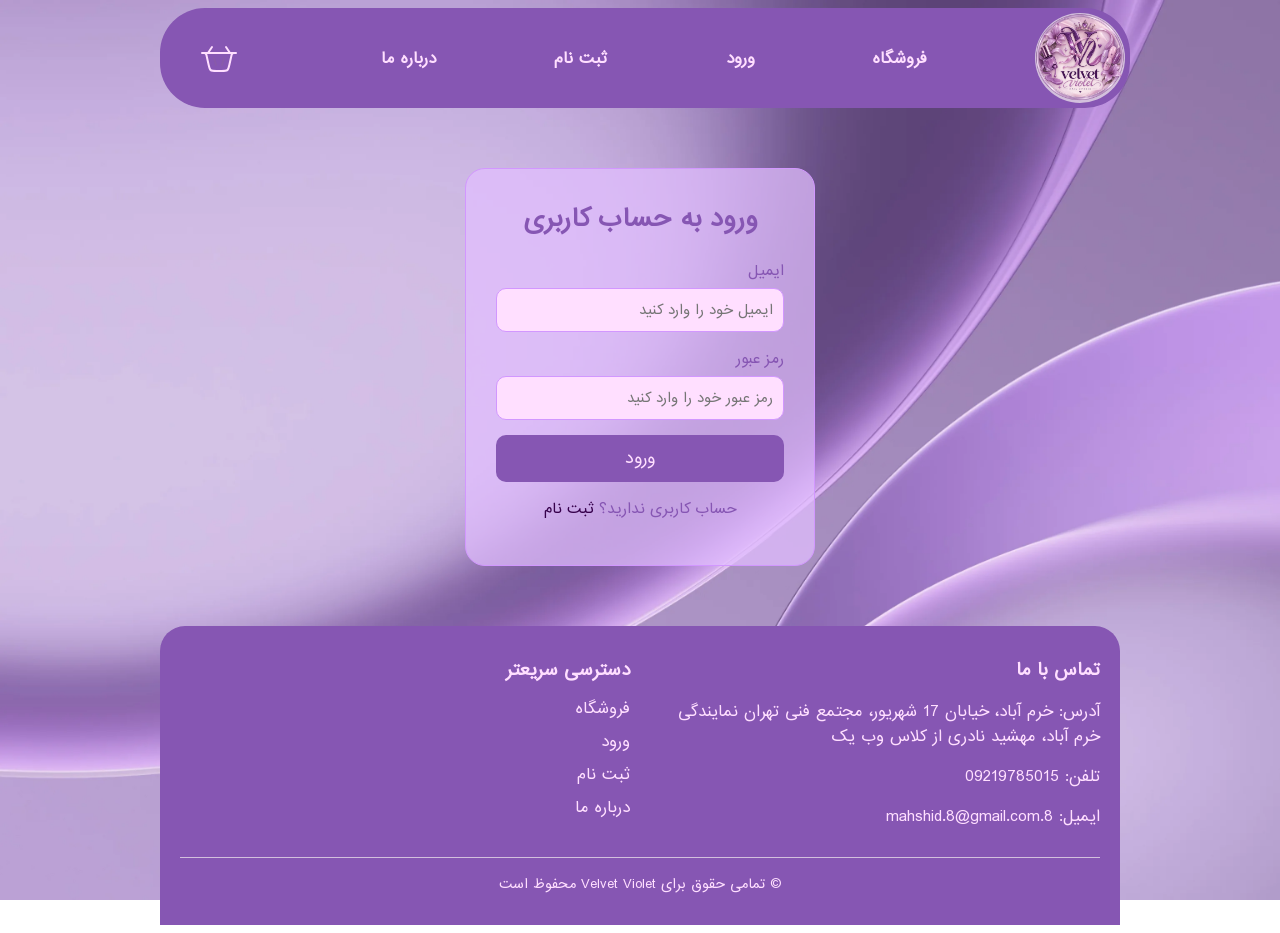
<file: html/login.html>
<!DOCTYPE html>
<html lang="en">
<head>
    <meta charset="UTF-8">
    <meta name="viewport" content="width=device-width, initial-scale=1.0">
    <title>Log in</title>
    <link rel="stylesheet" href="../css/styleli.css">
</head>
<body>
<div id="main">
    <div id="head">
    <a href="index.html">
        <div id="pic">
        </div>
    </a>
    <div id="menu-wrapper">
        <a class="menu" href="store.html"><b>فروشگاه</b></a>
        <a class="menu" href="login.html"><b>ورود</b></a>
        <a class="menu" href="signup.html"><b>ثبت نام</b></a>
        <a class="menu" href="aboutus.html"><b>درباره ما</b></a>
    </div>
    <a id="basket" href="basket.html">
        <img src="../pic/basket.svg">
    </a>
</div>
<div id="login-form">
    <h2>ورود به حساب کاربری</h2>
    <form>
        <label for="email">ایمیل</label>
        <input type="email" id="email" placeholder="ایمیل خود را وارد کنید">
        <label for="password">رمز عبور</label>
        <input type="password" id="password" placeholder="رمز عبور خود را وارد کنید">
        <button type="submit">ورود</button>
    </form>
    <p id="signup-link">حساب کاربری ندارید؟ <a href="signup.html">ثبت نام</a></p>
</div>
<div id="foot">
    <div id="foot-wrapper">
        <div class="foot-col">
            <h4>تماس با ما</h4>
            <p>آدرس: خرم آباد، خیابان 17 شهریور، مجتمع فنی تهران نمایندگی خرم آباد، مهشید نادری از کلاس وب یک</p>
            <p>تلفن: 09219785015</p>
            <p>ایمیل: 8.mahshid.8@gmail.com</p>
        </div>
        <div class="foot-col">
            <h4>دسترسی سریعتر</h4>
            <a href="store.html">فروشگاه</a>
            <a href="login.html">ورود</a>
            <a href="signup.html">ثبت نام</a>
            <a href="aboutus.html">درباره ما</a>
        </div>
    </div>
    <div id="foot-bottom">
        &copy; تمامی حقوق برای Velvet Violet محفوظ است
    </div>
</div>
</div>
</body>
</html>
</file>
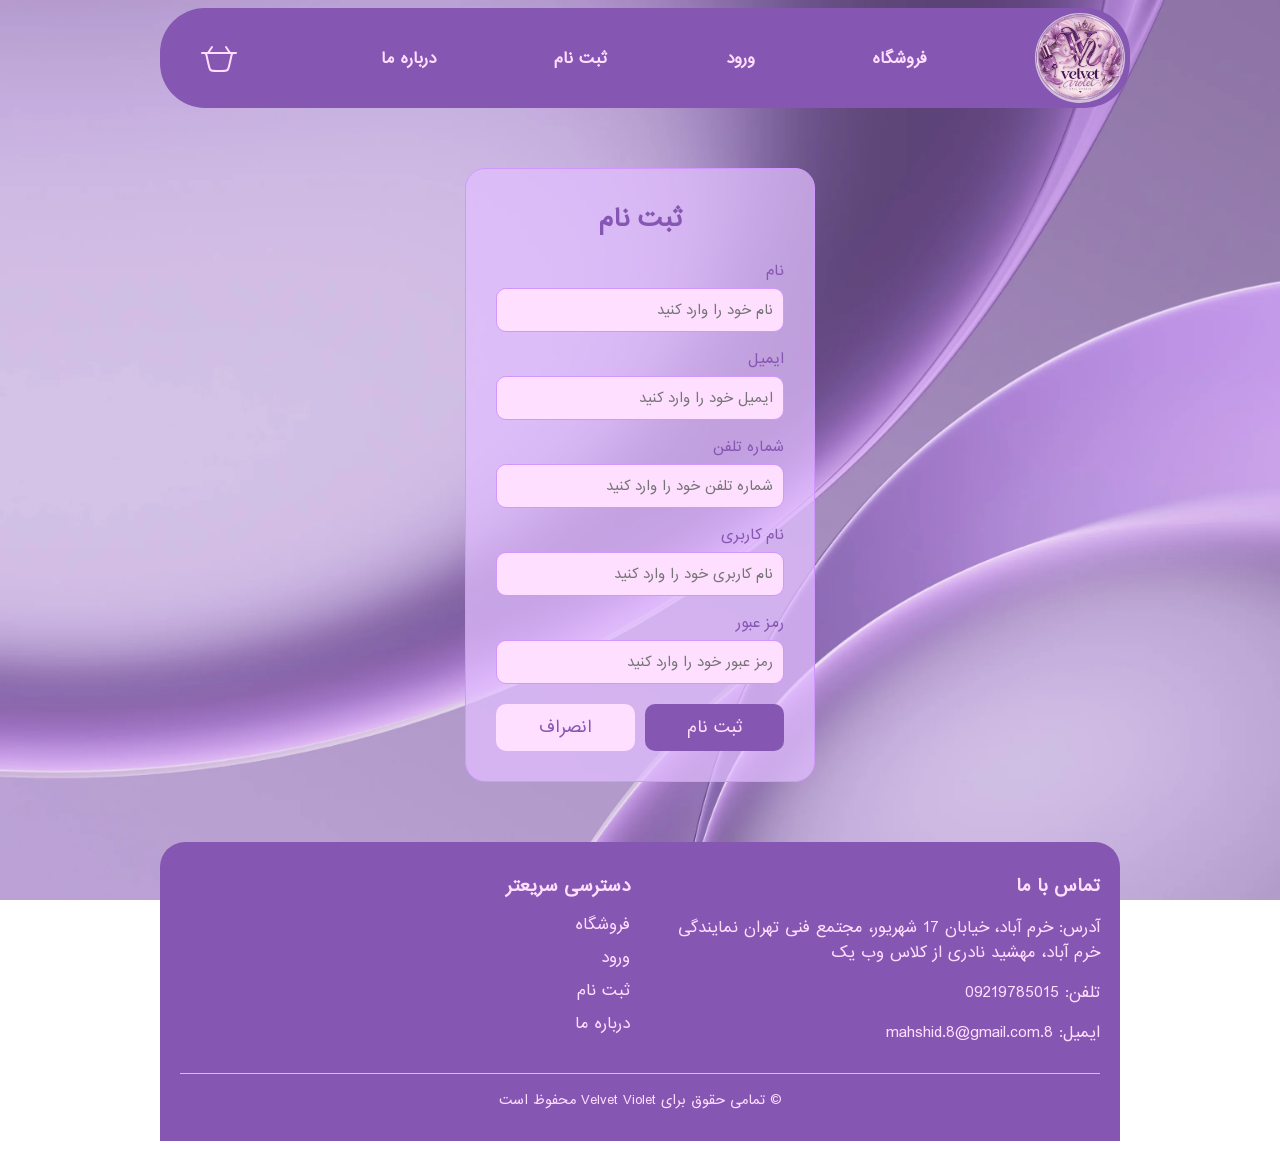
<file: html/signup.html>
<!DOCTYPE html>
<html lang="en">
<head>
    <meta charset="UTF-8">
    <meta name="viewport" content="width=device-width, initial-scale=1.0">
    <title>sign up</title>
    <link rel="stylesheet" href="../css/stylesu.css">
</head>
<body>
<div id="main">
    <div id="head">
    <a href="index.html">
        <div id="pic">
        </div>
    </a>
    <div id="menu-wrapper">
        <a class="menu" href="store.html"><b>فروشگاه</b></a>
        <a class="menu" href="login.html"><b>ورود</b></a>
        <a class="menu" href="signup.html"><b>ثبت نام</b></a>
        <a class="menu" href="aboutus.html"><b>درباره ما</b></a>
    </div>
    <a id="basket" href="basket.html">
        <img src="../pic/basket.svg">
    </a>
</div>
<div id="signin-form">
    <h2>ثبت نام</h2>
    <form method="post">
        <label for="name">نام</label>
        <input type="text" id="name" placeholder="نام خود را وارد کنید">
        <label for="email">ایمیل</label>
        <input type="email" id="email" placeholder="ایمیل خود را وارد کنید">
        <label for="phone">شماره تلفن</label>
        <input type="tel" id="phone" placeholder="شماره تلفن خود را وارد کنید">
        <label for="username">نام کاربری</label>
        <input type="text" id="username" placeholder="نام کاربری خود را وارد کنید">
        <label for="password">رمز عبور</label>
        <input type="password" id="password" title="رمز حداقل 8 کاراکتر میباشد." placeholder="رمز عبور خود را وارد کنید">
        <div id="signup-buttons">
            <input type="submit" value="ثبت نام">
            <input type="reset" value="انصراف">
        </div>
    </form>
</div>
<div id="foot">
    <div id="foot-wrapper">
        <div class="foot-col">
            <h4>تماس با ما</h4>
            <p>آدرس: خرم آباد، خیابان 17 شهریور، مجتمع فنی تهران نمایندگی خرم آباد، مهشید نادری از کلاس وب یک</p>
            <p>تلفن: 09219785015</p>
            <p>ایمیل: 8.mahshid.8@gmail.com</p>
        </div>
        <div class="foot-col">
            <h4>دسترسی سریعتر</h4>
            <a href="store.html">فروشگاه</a>
            <a href="login.html">ورود</a>
            <a href="signup.html">ثبت نام</a>
            <a href="aboutus.html">درباره ما</a>
        </div>
    </div>
    <div id="foot-bottom">
        &copy; تمامی حقوق برای Velvet Violet محفوظ است
    </div>
</div>
</div>
</body>
</html>
</file>
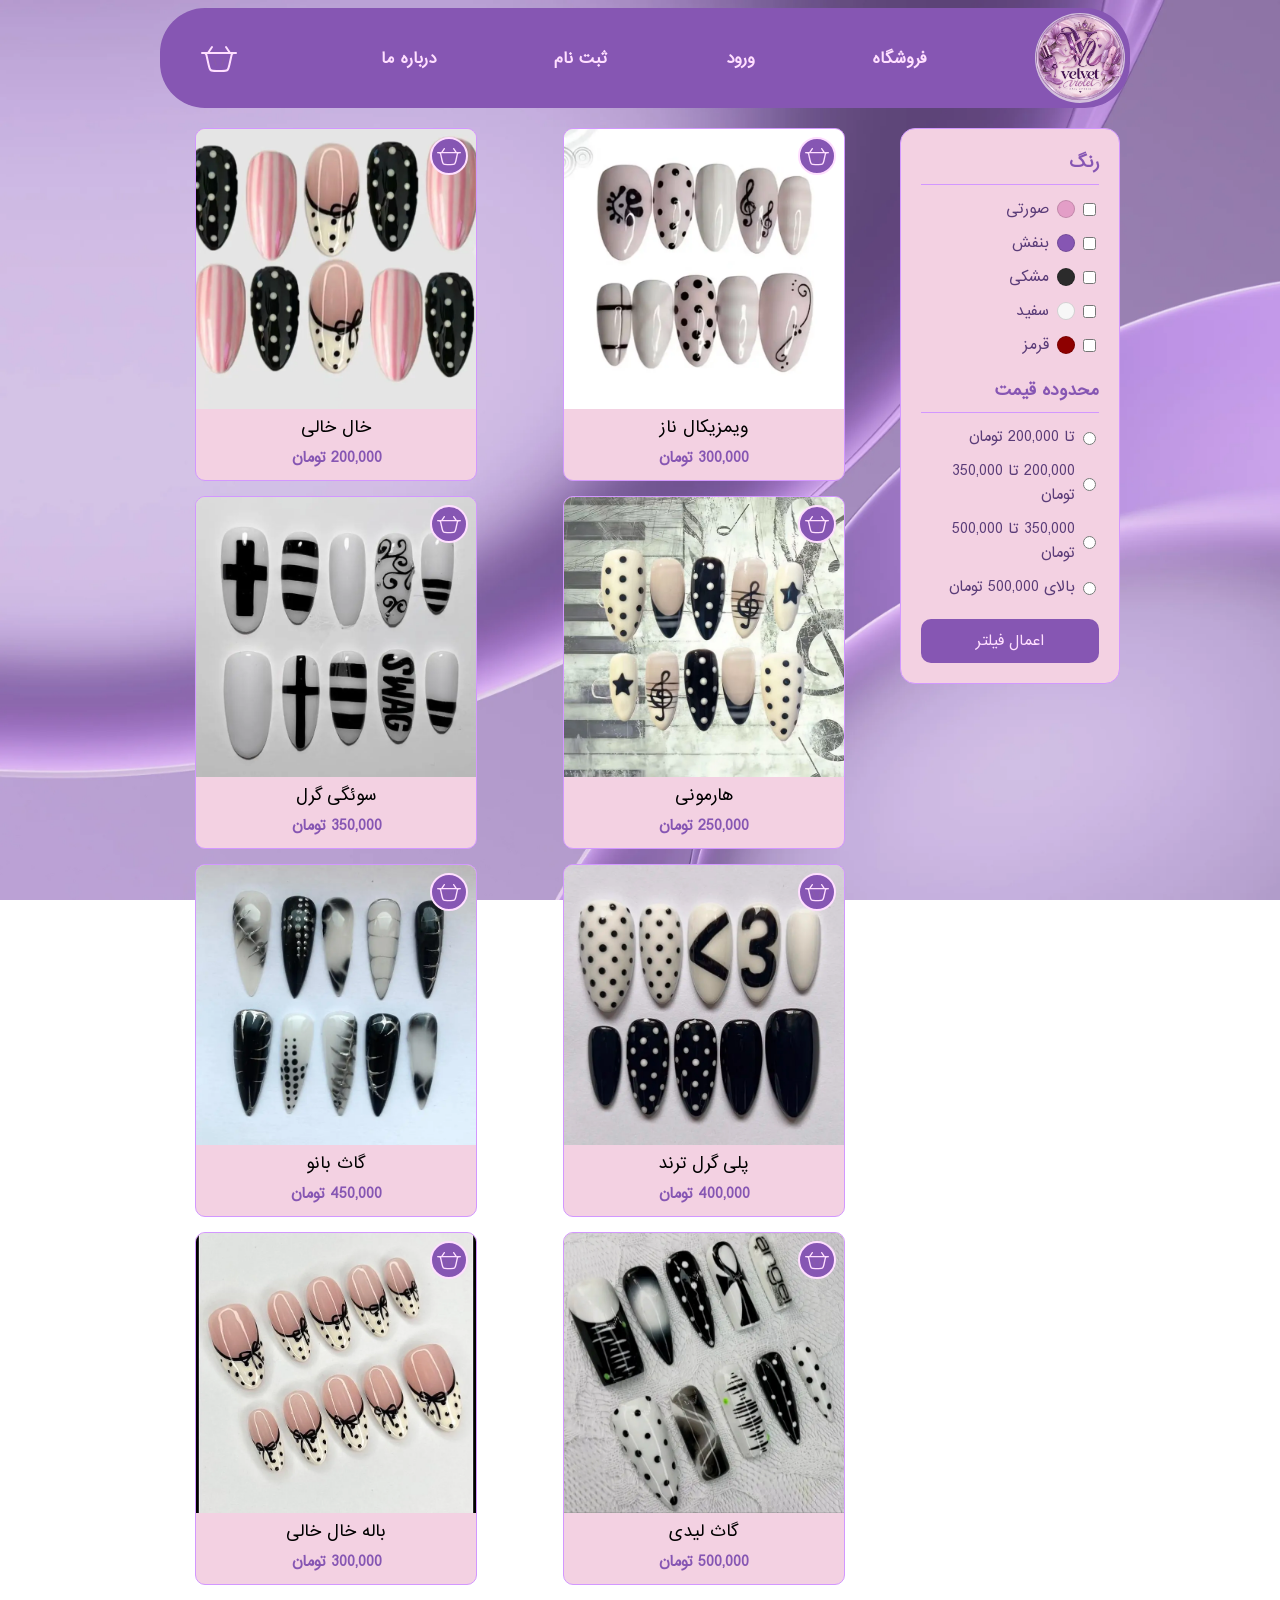
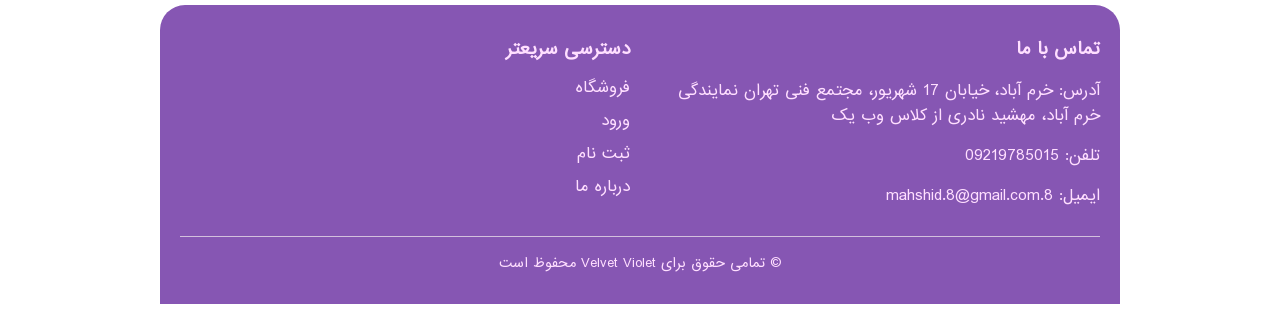
<file: html/store.html>
<!DOCTYPE html>
<html lang="en">
<head>
    <meta charset="UTF-8">
    <meta name="viewport" content="width=device-width, initial-scale=1.0">
    <title>Store</title>
    <link rel="stylesheet" href="../css/styles.css">
</head>
<body>
<div id="main">
    <div id="head">
    <a href="index.html">
        <div id="pic">
        </div>
    </a>
    <div id="menu-wrapper">
        <a class="menu" href="store.html"><b>فروشگاه</b></a>
        <a class="menu" href="login.html"><b>ورود</b></a>
        <a class="menu" href="signup.html"><b>ثبت نام</b></a>
        <a class="menu" href="aboutus.html"><b>درباره ما</b></a>
    </div>
    <a id="basket" href="basket.html">
        <img src="../pic/basket.svg">
    </a>
</div>
<div id="store-content">
    <div id="filter-sidebar">
        <div class="filter-box">
            <h4>رنگ</h4>
            <label class="color-option"><input type="checkbox"><span class="color-dot" style="background:#e39ec7;"></span>صورتی</label>
            <label class="color-option"><input type="checkbox"><span class="color-dot" style="background:#8656b3;"></span>بنفش</label>
            <label class="color-option"><input type="checkbox"><span class="color-dot" style="background:#2b2b2b;"></span>مشکی</label>
            <label class="color-option"><input type="checkbox"><span class="color-dot" style="background:#f7f7f7;"></span>سفید</label>
            <label class="color-option"><input type="checkbox"><span class="color-dot" style="background:#8e0000;"></span>قرمز</label>
        </div>
        <div class="filter-box">
            <h4>محدوده قیمت</h4>
            <label class="price-option"><input type="radio" name="price"> تا 200,000 تومان</label>
            <label class="price-option"><input type="radio" name="price"> 200,000 تا 350,000 تومان</label>
            <label class="price-option"><input type="radio" name="price"> 350,000 تا 500,000 تومان</label>
            <label class="price-option"><input type="radio" name="price"> بالای 500,000 تومان</label>
        </div>
        <button id="apply-filter">اعمال فیلتر</button>
    </div>
    <div id="prodoct-shelf">
        <div class="prodocts">
                <a target="_self" href="../pic/nail1.webp">
                    <img id="image" src="../pic/nail1.webp" alt="ویمزیکال ناز" width="200" height="200">
                </a>
            <div class="add-to-cart" title="افزودن به سبد خرید">
                <img src="../pic/basket.svg" alt="افزودن به سبد">
            </div>
                <div class="desc">ویمزیکال ناز</div>
                <div class="price">300,000 تومان</div>
        </div>
        <div class="prodocts">
                <a target="_self" href="../pic/nail2.webp">
                    <img id="image" src="../pic/nail2.webp" alt="خال خالی" width="200" height="200">
                </a>
            <div class="add-to-cart" title="افزودن به سبد خرید">
                <img src="../pic/basket.svg" alt="افزودن به سبد">
            </div>
                <div class="desc">خال خالی</div>
                <div class="price">200,000 تومان</div>
        </div>
        <div class="prodocts">
                <a target="_self" href="../pic/nail3.webp">
                    <img id="image" src="../pic/nail3.webp" alt="هارمونی" width="200" height="200">
                </a>
            <div class="add-to-cart" title="افزودن به سبد خرید">
                <img src="../pic/basket.svg" alt="افزودن به سبد">
            </div>
                <div class="desc">هارمونی</div>
                <div class="price">250,000 تومان</div>
        </div>
        <div class="prodocts">
                <a target="_self" href="../pic/nail4.webp">
                    <img id="image" src="../pic/nail4.webp" alt="سوئگی گرل" width="200" height="200">
                </a>
            <div class="add-to-cart" title="افزودن به سبد خرید">
                <img src="../pic/basket.svg" alt="افزودن به سبد">
            </div>
                <div class="desc">سوئگی گرل</div>
                <div class="price">350,000 تومان</div>
        </div>
        <div class="prodocts">
                <a target="_self" href="../pic/nail5.webp">
                    <img id="image" src="../pic/nail5.webp" alt="پلی گرل ترند" width="200" height="200">
                </a>
            <div class="add-to-cart" title="افزودن به سبد خرید">
                <img src="../pic/basket.svg" alt="افزودن به سبد">
            </div>
                <div class="desc">پلی گرل ترند</div>
                <div class="price">400,000 تومان</div>
        </div>
        <div class="prodocts">
                <a target="_self" href="../pic/nail6.webp">
                    <img id="image" src="../pic/nail6.webp" alt="خال خالی" width="200" height="200">
                </a>
            <div class="add-to-cart" title="افزودن به سبد خرید">
                <img src="../pic/basket.svg" alt="افزودن به سبد">
            </div>
                <div class="desc">گاث بانو</div>
                <div class="price">450,000 تومان</div>
        </div>
        <div class="prodocts">
                <a target="_self" href="../pic/nail7.webp">
                    <img id="image" src="../pic/nail7.webp" alt="هارمونی" width="200" height="200">
                </a>
            <div class="add-to-cart" title="افزودن به سبد خرید">
                <img src="../pic/basket.svg" alt="افزودن به سبد">
            </div>
                <div class="desc">گاث لیدی</div>
                <div class="price">500,000 تومان</div>
        </div>
        <div class="prodocts">
                <a target="_self" href="../pic/nail8.webp">
                    <img id="image" src="../pic/nail8.webp" alt="سوئگی گرل" width="200" height="200">
                </a>
            <div class="add-to-cart" title="افزودن به سبد خرید">
                <img src="../pic/basket.svg" alt="افزودن به سبد">
            </div>
                <div class="desc">باله خال خالی</div>
                <div class="price">300,000 تومان</div>
        </div>
    </div>
</div>
<div id="foot">
    <div id="foot-wrapper">
        <div class="foot-col">
            <h4>تماس با ما</h4>
            <p>آدرس: خرم آباد، خیابان 17 شهریور، مجتمع فنی تهران نمایندگی خرم آباد، مهشید نادری از کلاس وب یک</p>
            <p>تلفن: 09219785015</p>
            <p>ایمیل: 8.mahshid.8@gmail.com</p>
        </div>
        <div class="foot-col">
            <h4>دسترسی سریعتر</h4>
            <a href="store.html">فروشگاه</a>
            <a href="login.html">ورود</a>
            <a href="signup.html">ثبت نام</a>
            <a href="aboutus.html">درباره ما</a>
        </div>
    </div>
    <div id="foot-bottom">
        &copy; تمامی حقوق برای Velvet Violet محفوظ است
    </div>
</div>
</div>
</body>
</html>
</file>
<file: css/style.css>
body{
    background-image: url(../pic/bg.webp);
    background-repeat: no-repeat;
    background-attachment: fixed;
    background-size: cover;
}
@font-face {
    font-family: fontp;
    src: url('../fonts/Sans\ a4fran3.eot');
    src:url('../fonts/Sans\ a4fran3.eot') format('Sans-opentype'),
        url('../fonts/Sans\ a4fran3.woff'),
        url('../fonts/Sans\ a4fran3.ttf') format('truetype')
}
#main{
    width: 960px;
    height: auto;
    margin: auto;
}
#head{
    width: 960px;
    height: 90px;
    margin: auto ;
    padding: 5px;
    background-color: rgb(134, 86, 179);
    border-radius: 45px;
    display: flex;
    align-items: center;
    justify-content: space-between;
    direction: rtl;
}
#menu-wrapper{
    display: flex;
    align-items: center;
    justify-content: space-evenly;
    flex: 1;
}
#pic{
    width: 90px;
    height: 90px;
    background-color: rgb(211, 192, 221);
    border-radius: 45px;
    background-image: url(../pic/logo.webp);
    background-size: 90px 90px ;
    
}
#banner{
    width: 900px;
    height: 400px;
    margin: 20px;
    background-color: rgb(255, 223, 255);
    background-image: url(../pic/banner.webp);
    background-size: cover;
    border-radius: 20px;
}
#basket{
    display: flex;
    align-items: center;
    flex-shrink: 0;
}
#basket img{
    width: 48px;
    height: 48px;
    padding: 30px;
}
.menu{
    font-family:fontp;
    font-size: 15px;
    text-decoration: none; 
    color: rgb(255, 223, 255);
    padding: 10px;
    border-radius: 10px;
    transition: background-color 0.5s ease, color 0.5s ease;
}
.menu:hover{
    background-color: rgb(255, 223, 255);
    color: rgb(134, 86, 179);
}
#prodoct-sec{
    width: 900px;
    margin: 30px auto;
    padding: 20px;
    box-sizing: border-box;
    direction: rtl;
    background-color: rgba(207, 142, 212, 0.15);
    border: 1px solid rgba(222, 162, 225, 0.35);
    border-radius: 25px;
    box-shadow: 0 8px 32px rgba(77, 0, 107, 0.25);
}
#prodoct-shelf{
    display: flex;
    align-items: center;
    justify-content: space-between;
    margin-bottom: 15px;
    padding: 0 10px;
}
#prodoct-shelf h3{
    font-family: fontp;
    font-size: 20px;
    color: rgb(134, 86, 179);
    margin: 0;
}
#see-all{
    font-family: fontp;
    font-size: 14px;
    text-decoration: none;
    color: rgb(255, 223, 255);
    background-color: rgb(134, 86, 179);
    padding: 8px 16px;
    border-radius: 15px;
    transition: background-color 0.3s ease, color 0.3s ease, transform 0.3s ease;
}
#see-all:hover{
    background-color: rgb(255, 223, 255);
    color: rgb(134, 86, 179);
    transform: scale(1.05);
}
#prodoct{
    display: flex;
    flex-wrap: wrap;
    justify-content: center;
}
div.prodocts{
    position: relative;
    background-color: rgba(243, 209, 226);
    margin: 5px;
    border: 1px solid rgba(210, 151, 255);
    width: 200px;
    border-radius: 10px;
    overflow: hidden;
    transition: border-color 0.3s ease, transform 0.3s ease, background-color 0.3s ease, box-shadow 0.3s ease;
}
.add-to-cart{
    position: absolute;
    top: 8px;
    right: 8px;
    width: 34px;
    height: 34px;
    display: flex;
    align-items: center;
    justify-content: center;
    background-color: rgb(134, 86, 179);
    border: 2px solid rgb(255, 223, 255);
    border-radius: 50%;
    cursor: pointer;
    padding: 0;
    transition: background-color 0.3s ease, transform 0.3s ease;
}
.add-to-cart:hover{
    background-color: rgb(76, 40, 96);
    transform: scale(1.1);
}

div.prodocts:hover{
    border: 1px solid #4d006b;
    transform: scale(1.05);
    background-color: rgb(216, 191, 235);
    box-shadow: 0 6px 14px rgba(77, 0, 107, 0.25);
}
div.prodocts img{
    width: 100%;
    display: block;
}
div.desc{
    padding: 5px;
    text-align: center;
    font-family:fontp;
}
div.price{
    padding: 0 5px 10px 5px;
    text-align: center;
    font-family: fontp;
    font-size: 14px;
    font-weight: bold;
    color: rgb(134, 86, 179);
}
#foot{
    width: 960px;
    margin: auto;
    padding: 30px 20px;
    background-color: rgb(134, 86, 179);
    border-radius: 25px 25px 0 0;
    box-sizing: border-box;
    direction: rtl;
}
#foot-wrapper{
    display: flex;
    align-items: flex-start;
    justify-content: space-between;
    flex-wrap: wrap;
    gap: 20px;
}
.foot-col{
    flex: 1;
    width: 200px;
}
.foot-col h4{
    font-family: fontp;
    font-size: 17px;
    color: rgb(255, 223, 255);
    margin: 0 0 12px 0;
}
.foot-col p{
    display: block;
    font-family: fontp;
    font-size: 15px;
    color: rgb(255, 223, 255);
    margin-bottom: 8px;
}
.foot-col a{
    display: block;
    font-family: fontp;
    font-size: 15px;
    text-decoration: none;
    color: rgb(255, 223, 255);
    margin-bottom: 8px;
}
.foot-col a:hover{
    text-decoration: underline;
}
#foot-bottom{
    margin-top: 20px;
    padding-top: 15px;
    border-top: 1px solid rgb(211, 192, 221);
    text-align: center;
    font-family: fontp;
    font-size: 13px;
    color: rgb(255, 223, 255);
}
#features{
    display: flex;
    flex-wrap: wrap;
    justify-content: center;
    gap: 15px;
    margin: 20px auto;
    width: 900px;
    direction: rtl;
}
.feature{
    background-color: rgb(243, 209, 226);
    border: 1px solid #d297ff;
    border-radius: 15px;
    width: 150px;
    padding: 20px 15px;
    text-align: center;
    transition: transform 0.3s ease, box-shadow 0.3s ease, background-color 0.3s ease;
}
.feature:hover{
    transform: scale(1.08);
    box-shadow: 0 8px 20px rgba(176, 40, 255, 0.949);
}
.feature h4{
    font-family: fontp;
    font-size: 16px;
    color: rgb(134, 86, 179);
    margin: 0 0 8px 0;
}
.feature p{
    font-family: fontp;
    font-size: 13px;
    color: rgb(90, 60, 120);
    margin: 0;
    line-height: 1.6;
}
.feature img{
    width: 100px;
}
</file>
<file: css/styleab.css>
body{
    background-image: url(../pic/bg.webp);
    background-repeat: no-repeat;
    background-attachment: fixed;
    background-size: cover;
}
@font-face {
    font-family: fontp;
    src: url('../fonts/Sans\ a4fran3.eot');
    src:url('../fonts/Sans\ a4fran3.eot') format('Sans-opentype'),
        url('../fonts/Sans\ a4fran3.woff'),
        url('../fonts/Sans\ a4fran3.ttf') format('truetype')
}
#main{
    width: 960px;
    height: auto;
    margin: auto;
}
#head{
    width: 960px;
    height: 90px;
    margin: auto ;
    padding: 5px;
    background-color: rgb(134, 86, 179);
    border-radius: 45px;
    display: flex;
    align-items: center;
    justify-content: space-between;
    direction: rtl;
}
#menu-wrapper{
    display: flex;
    align-items: center;
    justify-content: space-evenly;
    flex: 1;
}
#pic{
    width: 90px;
    height: 90px;
    background-color: rgb(211, 192, 221);
    border-radius: 45px;
    background-image: url(../pic/logo.webp);
    background-size: 90px 90px ;
    
}
#basket{
    display: flex;
    align-items: center;
    flex-shrink: 0;
}
#basket img{
    width: 48px;
    height: 48px;
    padding: 30px;
}
.menu{
    font-family:fontp;
    font-size: 15px;
    text-decoration: none; 
    color: rgb(255, 223, 255);
    padding: 10px;
    border-radius: 10px;
    transition: background-color 0.5s ease, color 0.5s ease;
}
.menu:hover{
    background-color: rgb(255, 223, 255);
    color: rgb(134, 86, 179);
}
#bio-section{
    display: flex;
    align-items: center;
    justify-content: center;
    gap: 30px;
    width: 900px;
    margin: 30px auto;
    padding: 25px;
    box-sizing: border-box;
    direction: rtl;
    background-color: rgba(243, 209, 226, 0.6);
    border: 1px solid #d297ff;
    border-radius: 20px;
}
#bio-photo{
    width: 160px;
    height: 160px;
    flex-shrink: 0;
    border-radius: 50%;
    overflow: hidden;
    border: 3px solid rgb(134, 86, 179);
    background-color: rgb(211, 192, 221);
}
#bio-photo img{
    width: 100%;
    height: 100%;
    object-fit: cover;
    display: block;
}
#bio-info{
    flex: 1;
}
#bio-info h2{
    font-family: fontp;
    font-size: 22px;
    color: rgb(134, 86, 179);
    margin: 0 0 8px 0;
}
#bio-role{
    font-family: fontp;
    font-size: 14px;
    color: rgb(90, 60, 120);
    margin: 0 0 12px 0;
}
#bio-text{
    font-family: fontp;
    font-size: 14px;
    line-height: 1.8;
    color: rgb(90, 60, 120);
    margin: 0 0 15px 0;
}
#social-icons{
    display: flex;
    gap: 12px;
}
.social-icon img{
    display: flex;
    align-items: center;
    justify-content: center;
    width: 42px;
    height: 42px;
}
#map-section{
    width: 900px;
    margin: 0 auto 30px auto;
    border-radius: 20px;
    overflow: hidden;
    border: 1px solid #d297ff;
}
#map-section iframe{
    width: 100%;
    height: 300px;
    border: 0;
    display: block;
}
#foot{
    width: 960px;
    margin: auto;
    padding: 30px 20px;
    background-color: rgb(134, 86, 179);
    border-radius: 25px 25px 0 0;
    box-sizing: border-box;
    direction: rtl;
}
#foot-wrapper{
    display: flex;
    align-items: flex-start;
    justify-content: space-between;
    flex-wrap: wrap;
    gap: 20px;
}
.foot-col{
    flex: 1;
    width: 200px;
}
.foot-col h4{
    font-family: fontp;
    font-size: 17px;
    color: rgb(255, 223, 255);
    margin: 0 0 12px 0;
}
.foot-col p{
    display: block;
    font-family: fontp;
    font-size: 15px;
    color: rgb(255, 223, 255);
    margin-bottom: 8px;
}
.foot-col a{
    display: block;
    font-family: fontp;
    font-size: 15px;
    text-decoration: none;
    color: rgb(255, 223, 255);
    margin-bottom: 8px;
}
.foot-col a:hover{
    text-decoration: underline;
}
#foot-bottom{
    margin-top: 20px;
    padding-top: 15px;
    border-top: 1px solid rgb(211, 192, 221);
    text-align: center;
    font-family: fontp;
    font-size: 13px;
    color: rgb(255, 223, 255);
}
</file>
<file: css/styleb.css>
body{
    background-image: url(../pic/bg.webp);
    background-repeat: no-repeat;
    background-attachment: fixed;
    background-size: cover;
}
@font-face {
    font-family: fontp;
    src: url('../fonts/Sans\ a4fran3.eot');
    src:url('../fonts/Sans\ a4fran3.eot') format('Sans-opentype'),
        url('../fonts/Sans\ a4fran3.woff'),
        url('../fonts/Sans\ a4fran3.ttf') format('truetype')
}
#main{
    width: 960px;
    height: auto;
    margin: auto;
}
#head{
    width: 960px;
    height: 90px;
    margin: auto ;
    padding: 5px;
    background-color: rgb(134, 86, 179);
    border-radius: 45px;
    display: flex;
    align-items: center;
    justify-content: space-between;
    direction: rtl;
}
#menu-wrapper{
    display: flex;
    align-items: center;
    justify-content: space-evenly;
    flex: 1;
}
#pic{
    width: 90px;
    height: 90px;
    background-color: rgb(211, 192, 221);
    border-radius: 45px;
    background-image: url(../pic/logo.webp);
    background-size: 90px 90px ;
    
}
#basket{
    display: flex;
    align-items: center;
    flex-shrink: 0;
}
#basket img{
    width: 48px;
    height: 48px;
    padding: 30px;
}
.menu{
    font-family:fontp;
    font-size: 15px;
    text-decoration: none; 
    color: rgb(255, 223, 255);
    padding: 10px;
    border-radius: 10px;
    transition: background-color 0.5s ease, color 0.5s ease;
}
.menu:hover{
    background-color: rgb(255, 223, 255);
    color: rgb(134, 86, 179);
}
#basket-content{
    display: flex;
    align-items: flex-start;
    justify-content: center;
    gap: 20px;
    width: 960px;
    margin: 30px auto;
    direction: rtl;
    box-sizing: border-box;
}
#basket-items{
    flex: 1;
    display: grid;
    grid-template-columns: repeat(3, 1fr);
    gap: 15px;
}
.basket-item{
    background-color: rgba(243, 209, 226, 0.774);
    border: 1px solid #d297ff;
    border-radius: 10px;
    overflow: hidden;
    text-align: center;
}
.basket-item.empty{
    background-color: transparent;
    border: 1px dashed #d297ff;
}
.basket-item img{
    width: 100%;
    height: 200px;
    object-fit: cover;
    display: block;
}
.basket-item .desc{
    padding: 5px;
    font-family: fontp;
}
.basket-item .price{
    padding: 0 5px;
    font-family: fontp;
    font-size: 14px;
    font-weight: bold;
    color: rgb(134, 86, 179);
}
.qty{
    display: flex;
    align-items: center;
    justify-content: center;
    gap: 12px;
    padding: 10px 0;
    font-family: fontp;
}
.qty-btn{
    width: 26px;
    height: 26px;
    border: none;
    border-radius: 50%;
    background-color: rgb(134, 86, 179);
    color: rgb(255, 223, 255);
    font-size: 14px;
    cursor: pointer;
    transition: background-color 0.3s ease, color 0.3s ease;
}
.qty-btn:hover{
    background-color: rgb(255, 223, 255);
    color: rgb(134, 86, 179);
}
#checkout-box{
    width: 260px;
    flex-shrink: 0;
    background-color: rgb(243, 209, 226);
    border: 1px solid #d297ff;
    border-radius: 15px;
    padding: 20px;
    box-sizing: border-box;
}
#checkout-box h4{
    font-family: fontp;
    font-size: 16px;
    color: rgb(134, 86, 179);
    margin: 0 0 15px 0;
    padding-bottom: 10px;
    border-bottom: 1px solid #d297ff;
}
.checkout-row{
    display: flex;
    justify-content: space-between;
    font-family: fontp;
    font-size: 14px;
    color: rgb(90, 60, 120);
    margin-bottom: 12px;
}
.checkout-row.total{
    font-weight: bold;
    font-size: 15px;
    color: rgb(134, 86, 179);
    border-top: 1px solid #d297ff;
    padding-top: 12px;
}
#pay-btn{
    width: 100%;
    padding: 10px;
    margin-top: 10px;
    font-family: fontp;
    font-size: 14px;
    background-color: rgb(134, 86, 179);
    color: rgb(255, 223, 255);
    border: none;
    border-radius: 10px;
    cursor: pointer;
    transition: background-color 0.3s ease, color 0.3s ease;
}
#pay-btn:hover{
    background-color: rgb(255, 223, 255);
    color: rgb(134, 86, 179);
}
#foot{
    width: 960px;
    margin: auto;
    padding: 30px 20px;
    background-color: rgb(134, 86, 179);
    border-radius: 25px 25px 0 0;
    box-sizing: border-box;
    direction: rtl;
}
#foot-wrapper{
    display: flex;
    align-items: flex-start;
    justify-content: space-between;
    flex-wrap: wrap;
    gap: 20px;
}
.foot-col{
    flex: 1;
    width: 200px;
}
.foot-col h4{
    font-family: fontp;
    font-size: 17px;
    color: rgb(255, 223, 255);
    margin: 0 0 12px 0;
}
.foot-col p{
    display: block;
    font-family: fontp;
    font-size: 15px;
    color: rgb(255, 223, 255);
    margin-bottom: 8px;
}
.foot-col a{
    display: block;
    font-family: fontp;
    font-size: 15px;
    text-decoration: none;
    color: rgb(255, 223, 255);
    margin-bottom: 8px;
}
.foot-col a:hover{
    text-decoration: underline;
}
#foot-bottom{
    margin-top: 20px;
    padding-top: 15px;
    border-top: 1px solid rgb(211, 192, 221);
    text-align: center;
    font-family: fontp;
    font-size: 13px;
    color: rgb(255, 223, 255);
}
</file>
<file: css/styleli.css>
body{
    background-image: url(../pic/bg.webp);
    background-repeat: no-repeat;
    background-attachment: fixed;
    background-size: cover;
}
@font-face {
    font-family: fontp;
    src: url('../fonts/Sans\ a4fran3.eot');
    src:url('../fonts/Sans\ a4fran3.eot') format('Sans-opentype'),
        url('../fonts/Sans\ a4fran3.woff'),
        url('../fonts/Sans\ a4fran3.ttf') format('truetype')
}
#main{
    width: 960px;
    height: auto;
    margin: auto;
}
#head{
    width: 960px;
    height: 90px;
    margin: auto ;
    padding: 5px;
    background-color: rgb(134, 86, 179);
    border-radius: 45px;
    display: flex;
    align-items: center;
    justify-content: space-between;
    direction: rtl;
}
#menu-wrapper{
    display: flex;
    align-items: center;
    justify-content: space-evenly;
    flex: 1;
}
#pic{
    width: 90px;
    height: 90px;
    background-color: rgb(211, 192, 221);
    border-radius: 45px;
    background-image: url(../pic/logo.webp);
    background-size: 90px 90px ;
    
}
#basket{
    display: flex;
    align-items: center;
    flex-shrink: 0;
}
#basket img{
    width: 48px;
    height: 48px;
    padding: 30px;
}
.menu{
    font-family:fontp;
    font-size: 15px;
    text-decoration: none; 
    color: rgb(255, 223, 255);
    padding: 10px;
    border-radius: 10px;
    transition: background-color 0.5s ease, color 0.5s ease;
}
.menu:hover{
    background-color: rgb(255, 223, 255);
    color: rgb(134, 86, 179);
}
#login-form{
    width: 350px;
    margin: 60px auto;
    padding: 30px;
    background-color: rgba(227, 191, 255, 0.724);
    border-radius: 20px;
    border: 1px solid #d297ff;
    box-sizing: border-box;
    direction: rtl;
    text-align: center;
}
#login-form h2{
    font-family: fontp;
    color: rgb(134, 86, 179);
    margin: 0 0 20px 0;
}
#login-form form{
    display: flex;
    flex-direction: column;
}
#login-form label{
    font-family: fontp;
    font-size: 14px;
    color: rgb(134, 86, 179);
    text-align: right;
    margin-bottom: 5px;
}
#login-form input{
    font-family: fontp;
    padding: 10px;
    margin-bottom: 15px;
    border: 1px solid #d297ff;
    border-radius: 10px;
    background-color: rgb(255, 223, 255);
    outline: none;
    direction: rtl;
}
#login-form input:focus{
    border: 1px solid #4d006b;
}
#login-form button{
    font-family: fontp;
    font-size: 16px;
    padding: 10px;
    border: none;
    border-radius: 10px;
    background-color: rgb(134, 86, 179);
    color: rgb(255, 223, 255);
    cursor: pointer;
    transition: background-color 0.3s ease;
}
#login-form button:hover{
    background-color: rgb(77, 0, 107);
}
#signup-link{
    font-family: fontp;
    font-size: 14px;
    color: rgb(134, 86, 179);
    margin-top: 15px;
}
#signup-link a{
    color: rgb(54, 0, 75);
    text-decoration: none;
}
#signup-link a:hover{
    text-decoration: underline;
}
#foot{
    width: 960px;
    margin: auto;
    padding: 30px 20px;
    background-color: rgb(134, 86, 179);
    border-radius: 25px 25px 0 0;
    box-sizing: border-box;
    direction: rtl;
}
#foot-wrapper{
    display: flex;
    align-items: flex-start;
    justify-content: space-between;
    flex-wrap: wrap;
    gap: 20px;
}
.foot-col{
    flex: 1;
    width: 200px;
}
.foot-col h4{
    font-family: fontp;
    font-size: 17px;
    color: rgb(255, 223, 255);
    margin: 0 0 12px 0;
}
.foot-col p{
    display: block;
    font-family: fontp;
    font-size: 15px;
    color: rgb(255, 223, 255);
    margin-bottom: 8px;
}
.foot-col a{
    display: block;
    font-family: fontp;
    font-size: 15px;
    text-decoration: none;
    color: rgb(255, 223, 255);
    margin-bottom: 8px;
}
.foot-col a:hover{
    text-decoration: underline;
}
#foot-bottom{
    margin-top: 20px;
    padding-top: 15px;
    border-top: 1px solid rgb(211, 192, 221);
    text-align: center;
    font-family: fontp;
    font-size: 13px;
    color: rgb(255, 223, 255);
}
</file>
<file: css/stylesu.css>
body{
    background-image: url(../pic/bg.webp);
    background-repeat: no-repeat;
    background-attachment: fixed;
    background-size: cover;
}
@font-face {
    font-family: fontp;
    src: url('../fonts/Sans\ a4fran3.eot');
    src:url('../fonts/Sans\ a4fran3.eot') format('Sans-opentype'),
        url('../fonts/Sans\ a4fran3.woff'),
        url('../fonts/Sans\ a4fran3.ttf') format('truetype')
}
#main{
    width: 960px;
    height: auto;
    margin: auto;
}
#head{
    width: 960px;
    height: 90px;
    margin: auto ;
    padding: 5px;
    background-color: rgb(134, 86, 179);
    border-radius: 45px;
    display: flex;
    align-items: center;
    justify-content: space-between;
    direction: rtl;
}
#menu-wrapper{
    display: flex;
    align-items: center;
    justify-content: space-evenly;
    flex: 1;
}
#pic{
    width: 90px;
    height: 90px;
    background-color: rgb(211, 192, 221);
    border-radius: 45px;
    background-image: url(../pic/logo.webp);
    background-size: 90px 90px ;
    
}
#basket{
    display: flex;
    align-items: center;
    flex-shrink: 0;
}
#basket img{
    width: 48px;
    height: 48px;
    padding: 30px;
}
.menu{
    font-family:fontp;
    font-size: 15px;
    text-decoration: none; 
    color: rgb(255, 223, 255);
    padding: 10px;
    border-radius: 10px;
    transition: background-color 0.5s ease, color 0.5s ease;
}
.menu:hover{
    background-color: rgb(255, 223, 255);
    color: rgb(134, 86, 179);
}
#signin-form{
    width: 350px;
    margin: 60px auto;
    padding: 30px;
    background-color: rgba(227, 191, 255, 0.724);
    border-radius: 20px;
    border: 1px solid #d297ff;
    box-sizing: border-box;
    direction: rtl;
    text-align: center;
}
#signin-form h2{
    font-family: fontp;
    color: rgb(134, 86, 179);
    margin: 0 0 20px 0;
}
#signin-form form{
    display: flex;
    flex-direction: column;
}
#signin-form label{
    font-family: fontp;
    font-size: 14px;
    color: rgb(134, 86, 179);
    text-align: right;
    margin-bottom: 5px;
}
#signin-form input[type="text"],
#signin-form input[type="email"],
#signin-form input[type="tel"],
#signin-form input[type="password"]{
    font-family: fontp;
    padding: 10px;
    margin-bottom: 15px;
    border: 1px solid #d297ff;
    border-radius: 10px;
    background-color: rgb(255, 223, 255);
    outline: none;
    direction: rtl;
    box-sizing: border-box;
}
#signin-form input:focus{
    border: 1px solid #4d006b;
}
#signup-buttons{
    display: flex;
    gap: 10px;
    margin-top: 5px;
}
#signup-buttons input{
    flex: 1;
    font-family: fontp;
    font-size: 16px;
    padding: 10px;
    border: none;
    border-radius: 10px;
    cursor: pointer;
    transition: background-color 0.3s ease;
}
#signup-buttons input[type="submit"]{
    background-color: rgb(134, 86, 179);
    color: rgb(255, 223, 255);
}
#signup-buttons input[type="submit"]:hover{
    background-color: rgb(77, 0, 107);
}
#signup-buttons input[type="reset"]{
    background-color: rgb(255, 223, 255);
    color: rgb(134, 86, 179);
}
#signup-buttons input[type="reset"]:hover{
    background-color: rgb(211, 192, 221);
}
#foot{
    width: 960px;
    margin: auto;
    padding: 30px 20px;
    background-color: rgb(134, 86, 179);
    border-radius: 25px 25px 0 0;
    box-sizing: border-box;
    direction: rtl;
}
#foot-wrapper{
    display: flex;
    align-items: flex-start;
    justify-content: space-between;
    flex-wrap: wrap;
    gap: 20px;
}
.foot-col{
    flex: 1;
    width: 200px;
}
.foot-col h4{
    font-family: fontp;
    font-size: 17px;
    color: rgb(255, 223, 255);
    margin: 0 0 12px 0;
}
.foot-col p{
    display: block;
    font-family: fontp;
    font-size: 15px;
    color: rgb(255, 223, 255);
    margin-bottom: 8px;
}
.foot-col a{
    display: block;
    font-family: fontp;
    font-size: 15px;
    text-decoration: none;
    color: rgb(255, 223, 255);
    margin-bottom: 8px;
}
.foot-col a:hover{
    text-decoration: underline;
}
#foot-bottom{
    margin-top: 20px;
    padding-top: 15px;
    border-top: 1px solid rgb(211, 192, 221);
    text-align: center;
    font-family: fontp;
    font-size: 13px;
    color: rgb(255, 223, 255);
}
</file>
<file: css/styles.css>
body{
    background-image: url(../pic/bg.webp);
    background-repeat: no-repeat;
    background-attachment: fixed;
    background-size: cover;
}
@font-face {
    font-family: fontp;
    src: url('../fonts/Sans\ a4fran3.eot');
    src:url('../fonts/Sans\ a4fran3.eot') format('Sans-opentype'),
        url('../fonts/Sans\ a4fran3.woff'),
        url('../fonts/Sans\ a4fran3.ttf') format('truetype')
}
#main{
    width: 960px;
    height: auto;
    margin: auto;
}
#head{
    width: 960px;
    height: 90px;
    margin: auto ;
    padding: 5px;
    background-color: rgb(134, 86, 179);
    border-radius: 45px;
    display: flex;
    align-items: center;
    justify-content: space-between;
    direction: rtl;
}
#menu-wrapper{
    display: flex;
    align-items: center;
    justify-content: space-evenly;
    flex: 1;
}
#pic{
    width: 90px;
    height: 90px;
    background-color: rgb(211, 192, 221);
    border-radius: 45px;
    background-image: url(../pic/logo.webp);
    background-size: 90px 90px ;
    
}
#basket{
    display: flex;
    align-items: center;
    flex-shrink: 0;
}
#basket img{
    width: 48px;
    height: 48px;
    padding: 30px;
}
.menu{
    font-family:fontp;
    font-size: 15px;
    text-decoration: none; 
    color: rgb(255, 223, 255);
    padding: 10px;
    border-radius: 10px;
    transition: background-color 0.5s ease, color 0.5s ease;
}
.menu:hover{
    background-color: rgb(255, 223, 255);
    color: rgb(134, 86, 179);
}
#store-content{
    display: flex;
    align-items: flex-start;
    justify-content: center;
    gap: 20px;
    width: 960px;
    margin: 20px auto;
    direction: rtl;
    box-sizing: border-box;
}
#filter-sidebar{
    width: 220px;
    flex-shrink: 0;
    background-color: rgb(243, 209, 226);
    border: 1px solid #d297ff;
    border-radius: 15px;
    padding: 20px;
    box-sizing: border-box;
}
.filter-box{
    margin-bottom: 20px;
}
.filter-box h4{
    font-family: fontp;
    font-size: 16px;
    color: rgb(134, 86, 179);
    margin: 0 0 12px 0;
    padding-bottom: 8px;
    border-bottom: 1px solid #d297ff;
}
.color-option, .price-option{
    display: flex;
    align-items: center;
    font-family: fontp;
    font-size: 14px;
    color: rgb(90, 60, 120);
    margin-bottom: 10px;
    cursor: pointer;
}
.color-option input, .price-option input{
    margin-left: 8px;
    cursor: pointer;
}
.color-dot{
    width: 16px;
    height: 16px;
    border-radius: 50%;
    display: inline-block;
    margin-left: 8px;
    border: 1px solid rgba(0,0,0,0.15);
}
#apply-filter{
    width: 100%;
    padding: 10px;
    font-family: fontp;
    font-size: 14px;
    background-color: rgb(134, 86, 179);
    color: rgb(255, 223, 255);
    border: none;
    border-radius: 10px;
    cursor: pointer;
    transition: background-color 0.3s ease, color 0.3s ease;
}
#apply-filter:hover{
    background-color: rgb(255, 223, 255);
    color: rgb(134, 86, 179);
}
#prodoct-shelf{
    flex: 1;
    display: grid;
    grid-template-columns: repeat(2, 1fr);
    gap: 15px;
    justify-items: center;
}
div.prodocts{
    position: relative;
    background-color: rgba(243, 209, 226);
    margin: 0;
    border: 1px solid rgba(210, 151, 255);
    width: 100%;
    max-width: 280px;
    border-radius: 10px;
    overflow: hidden;
    transition: border-color 0.3s ease, transform 0.3s ease, background-color 0.3s ease, box-shadow 0.3s ease;
}
.add-to-cart{
    position: absolute;
    top: 8px;
    right: 8px;
    width: 34px;
    height: 34px;
    display: flex;
    align-items: center;
    justify-content: center;
    background-color: rgb(134, 86, 179);
    border: 2px solid rgb(255, 223, 255);
    border-radius: 50%;
    cursor: pointer;
    padding: 0;
    transition: background-color 0.3s ease, transform 0.3s ease;
}
.add-to-cart:hover{
    background-color: rgb(76, 40, 96);
    transform: scale(1.1);
}
.add-to-cart img{
    width: 32px;
    height: 32px;
}
div.prodocts:hover{
    border: 1px solid #4d006b;
    transform: scale(1.05);
    background-color: rgb(216, 191, 235);
    box-shadow: 0 6px 14px rgba(77, 0, 107, 0.25);
}
#image{
    width: 100%;
    height: 280px;
    object-fit: cover;
    display: block;
}
div.desc{
    padding: 5px;
    text-align: center;
    font-family:fontp;
}
div.price{
    padding: 0 5px 10px 5px;
    text-align: center;
    font-family: fontp;
    font-size: 14px;
    font-weight: bold;
    color: rgb(134, 86, 179);
}
#foot{
    width: 960px;
    margin: auto;
    padding: 30px 20px;
    background-color: rgb(134, 86, 179);
    border-radius: 25px 25px 0 0;
    box-sizing: border-box;
    direction: rtl;
}
#foot-wrapper{
    display: flex;
    align-items: flex-start;
    justify-content: space-between;
    flex-wrap: wrap;
    gap: 20px;
}
.foot-col{
    flex: 1;
    width: 200px;
}
.foot-col h4{
    font-family: fontp;
    font-size: 17px;
    color: rgb(255, 223, 255);
    margin: 0 0 12px 0;
}
.foot-col p{
    display: block;
    font-family: fontp;
    font-size: 15px;
    color: rgb(255, 223, 255);
    margin-bottom: 8px;
}
.foot-col a{
    display: block;
    font-family: fontp;
    font-size: 15px;
    text-decoration: none;
    color: rgb(255, 223, 255);
    margin-bottom: 8px;
}
.foot-col a:hover{
    text-decoration: underline;
}
#foot-bottom{
    margin-top: 20px;
    padding-top: 15px;
    border-top: 1px solid rgb(211, 192, 221);
    text-align: center;
    font-family: fontp;
    font-size: 13px;
    color: rgb(255, 223, 255);
}
</file>
